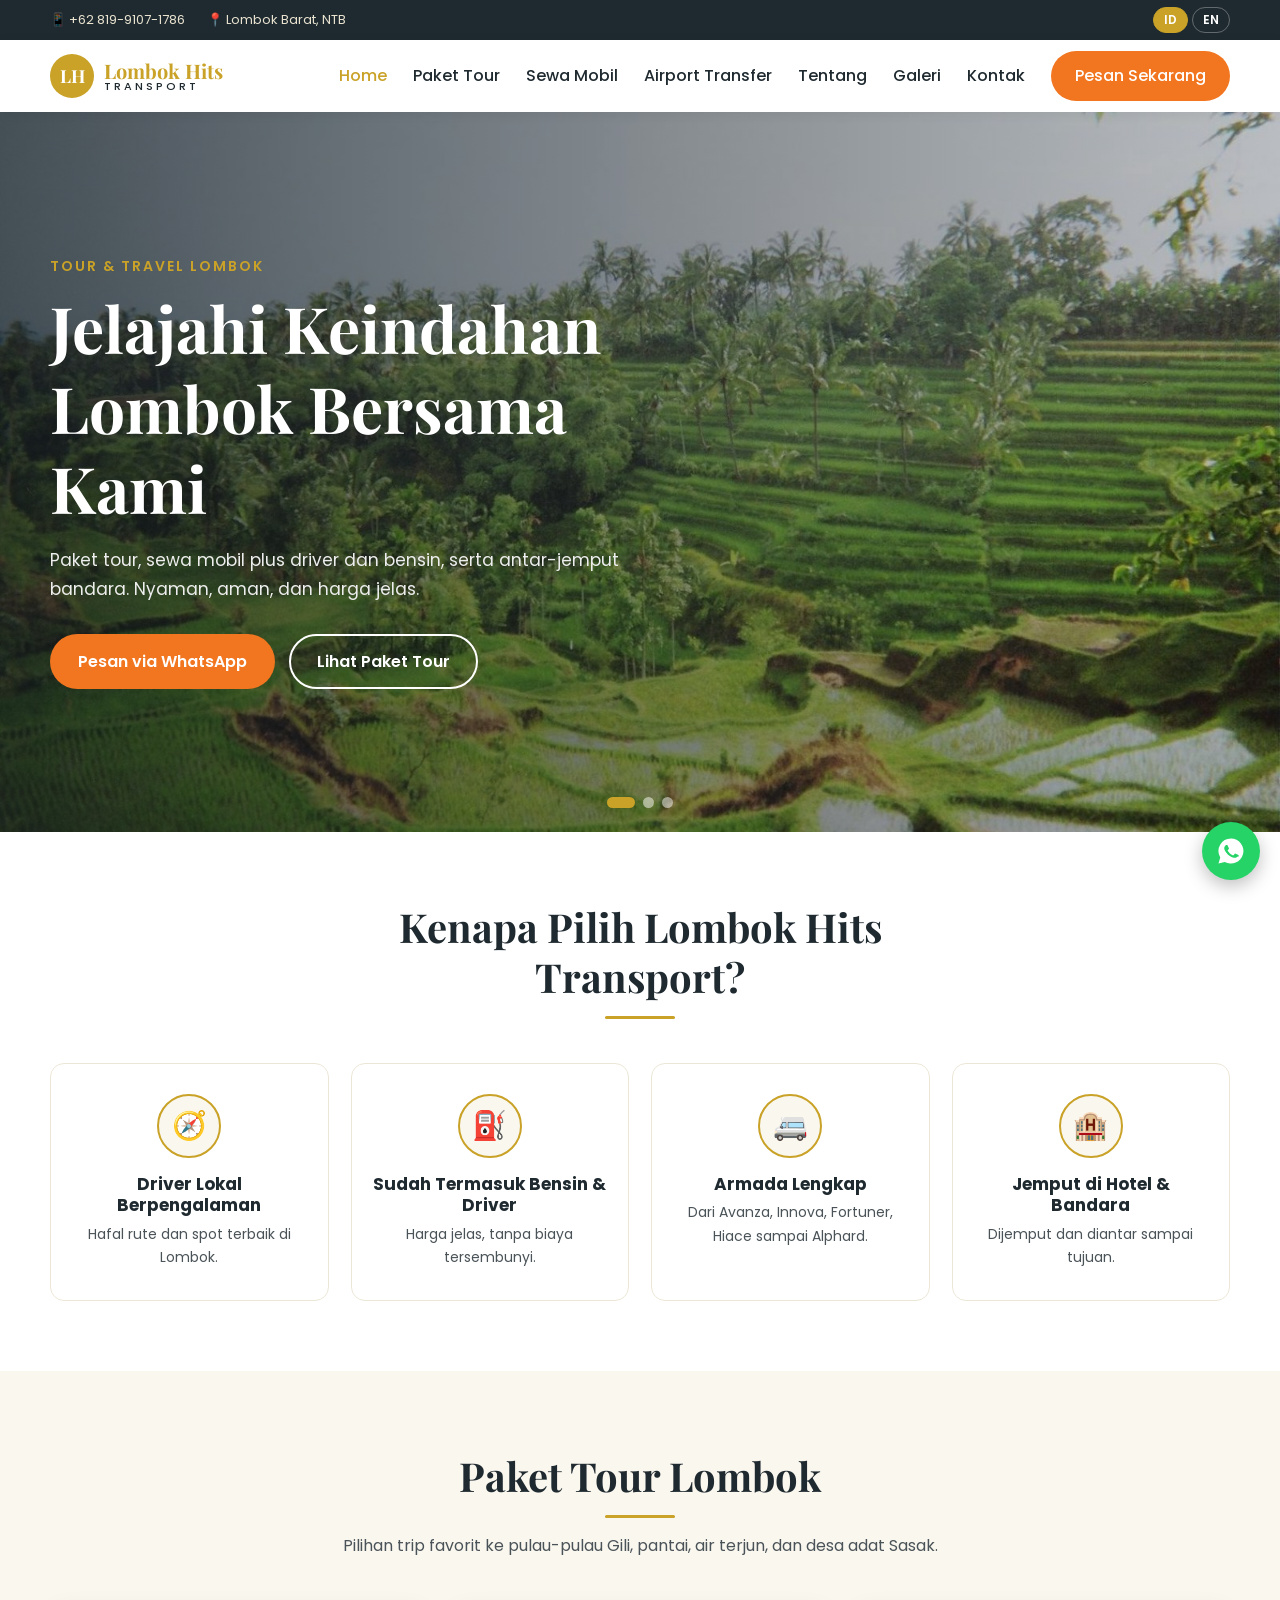
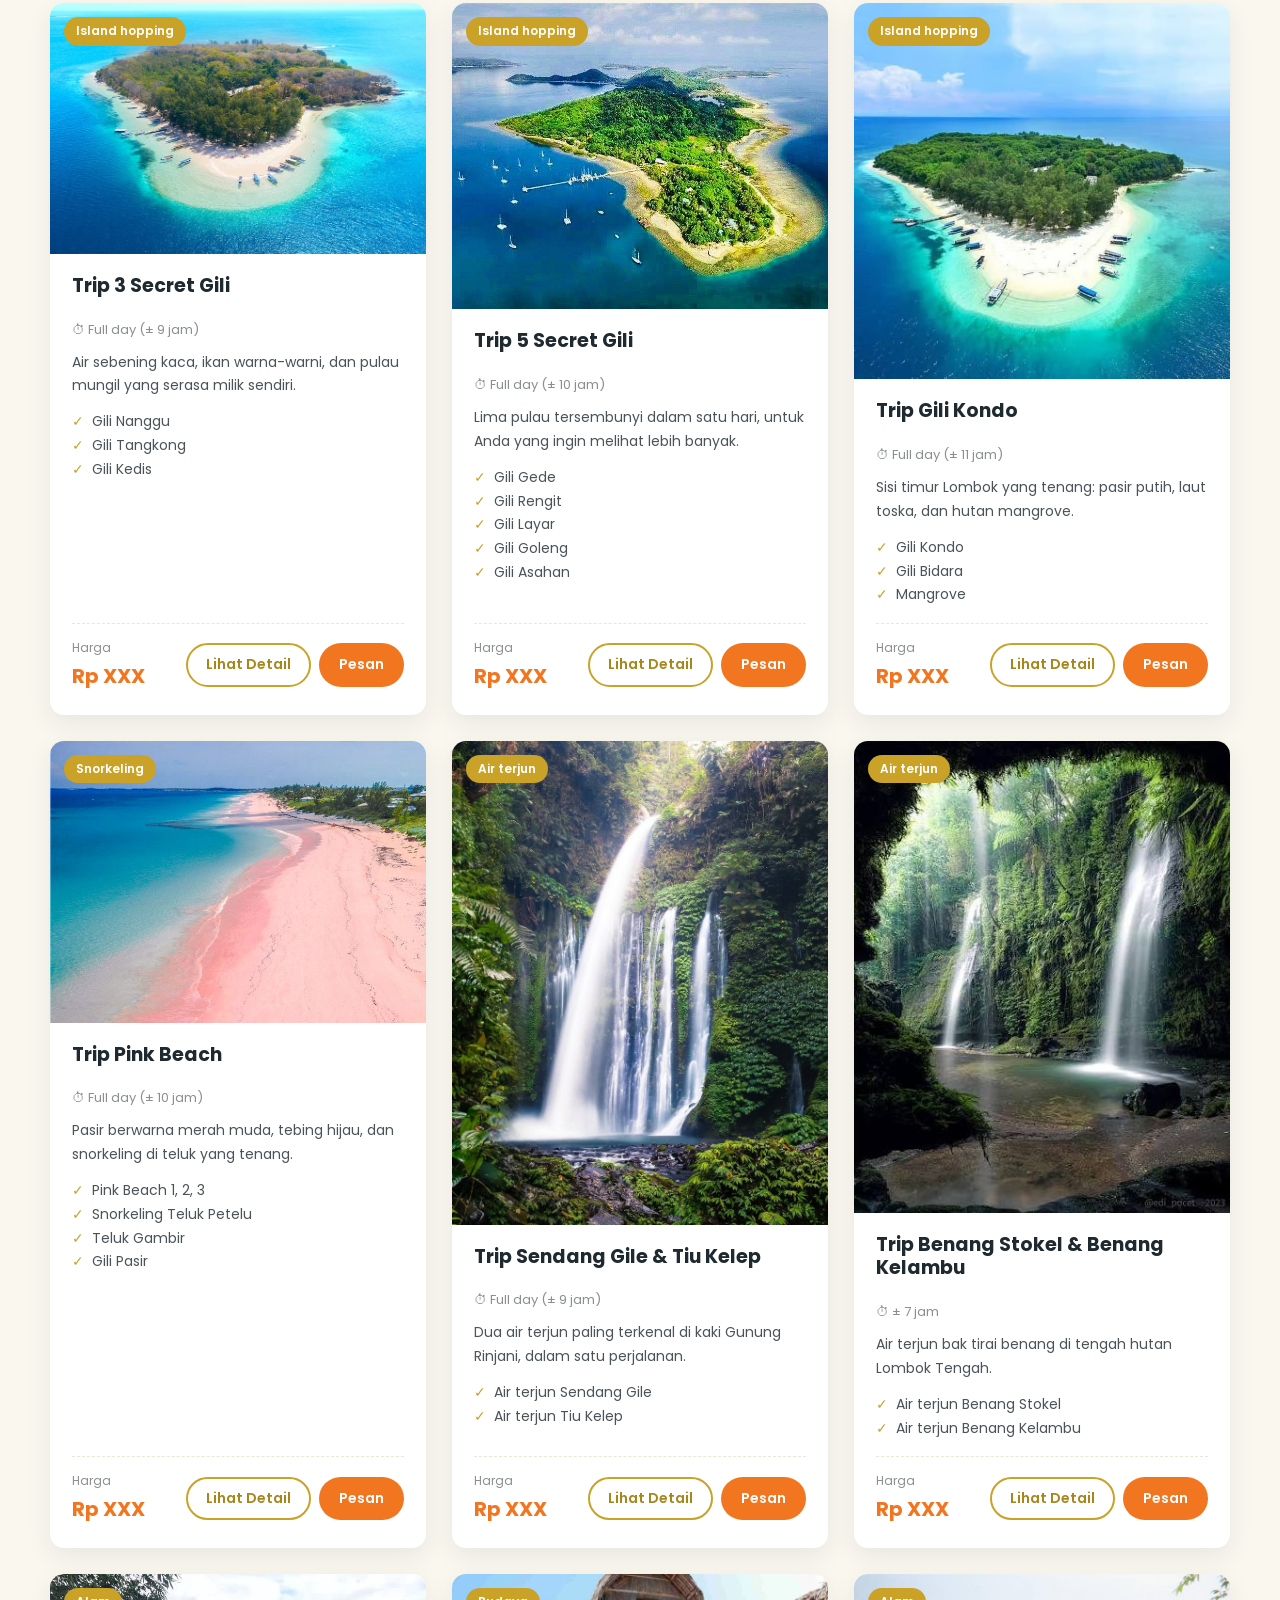
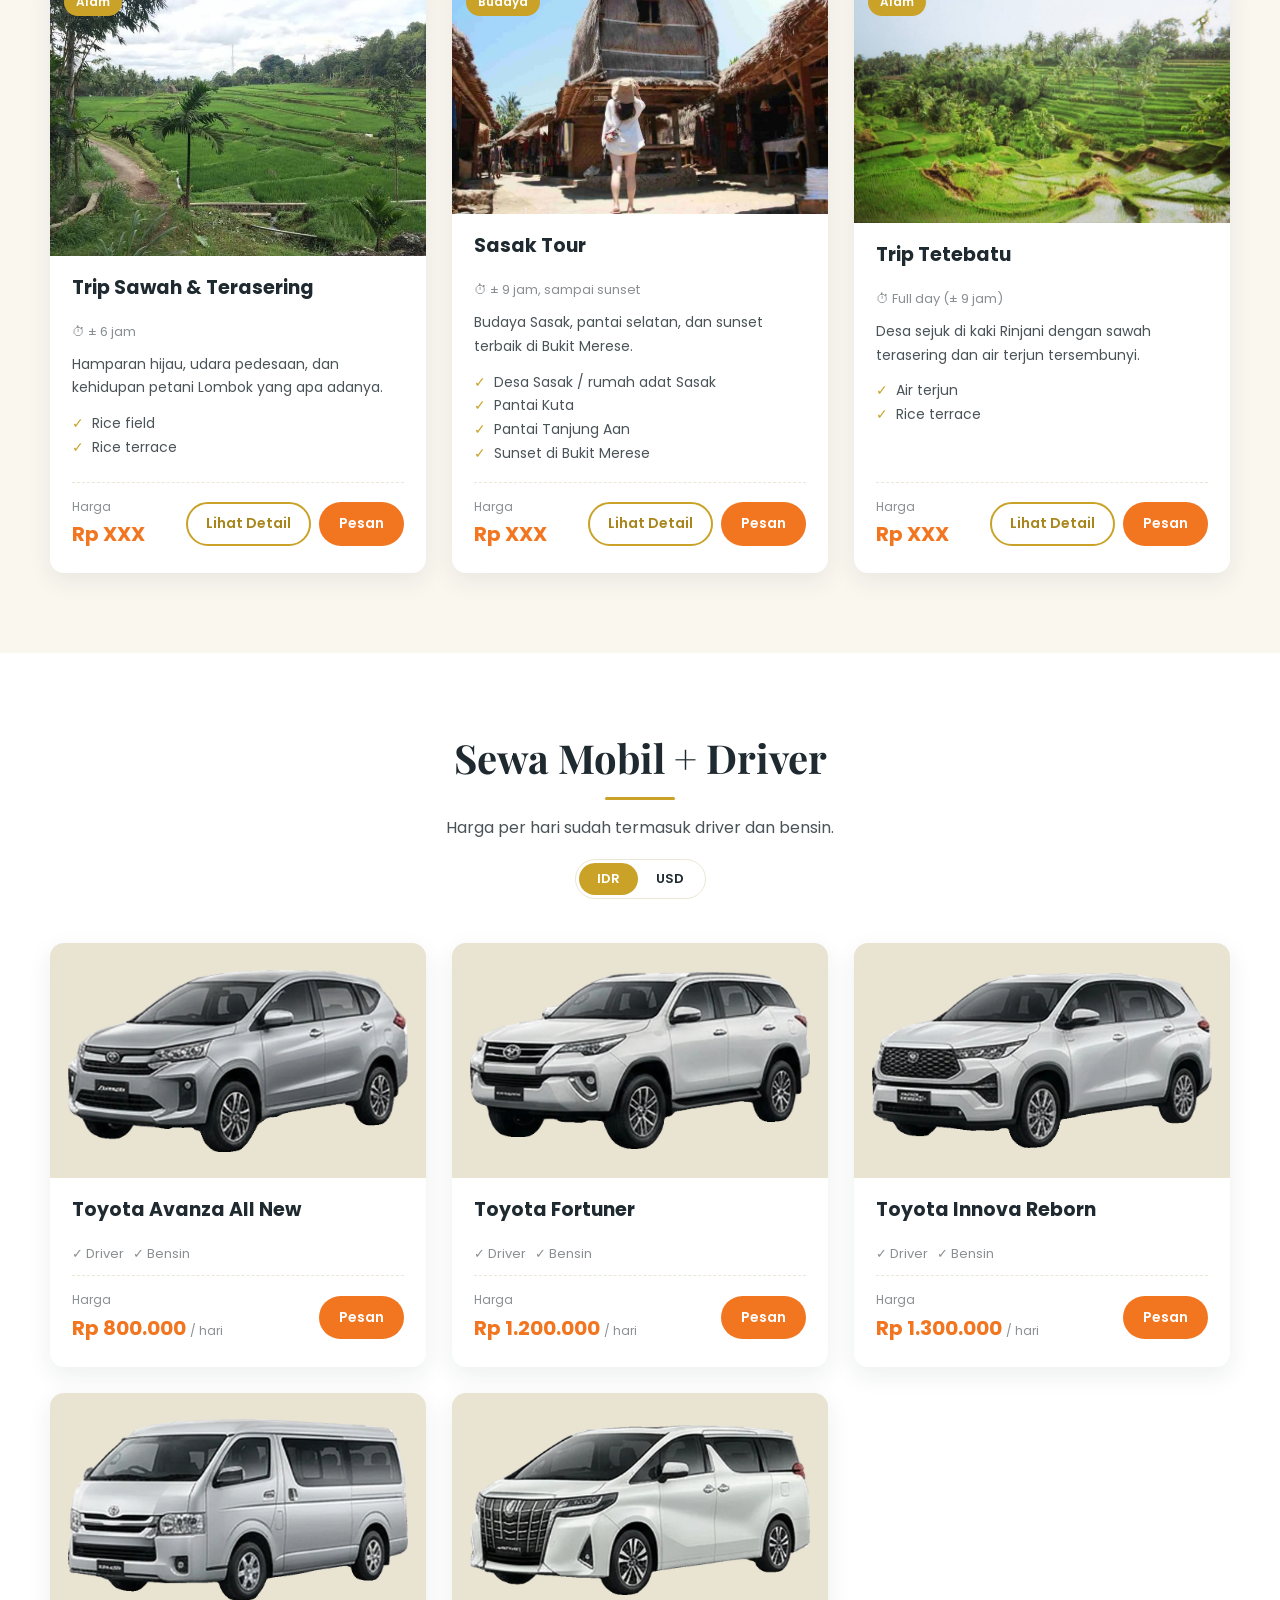
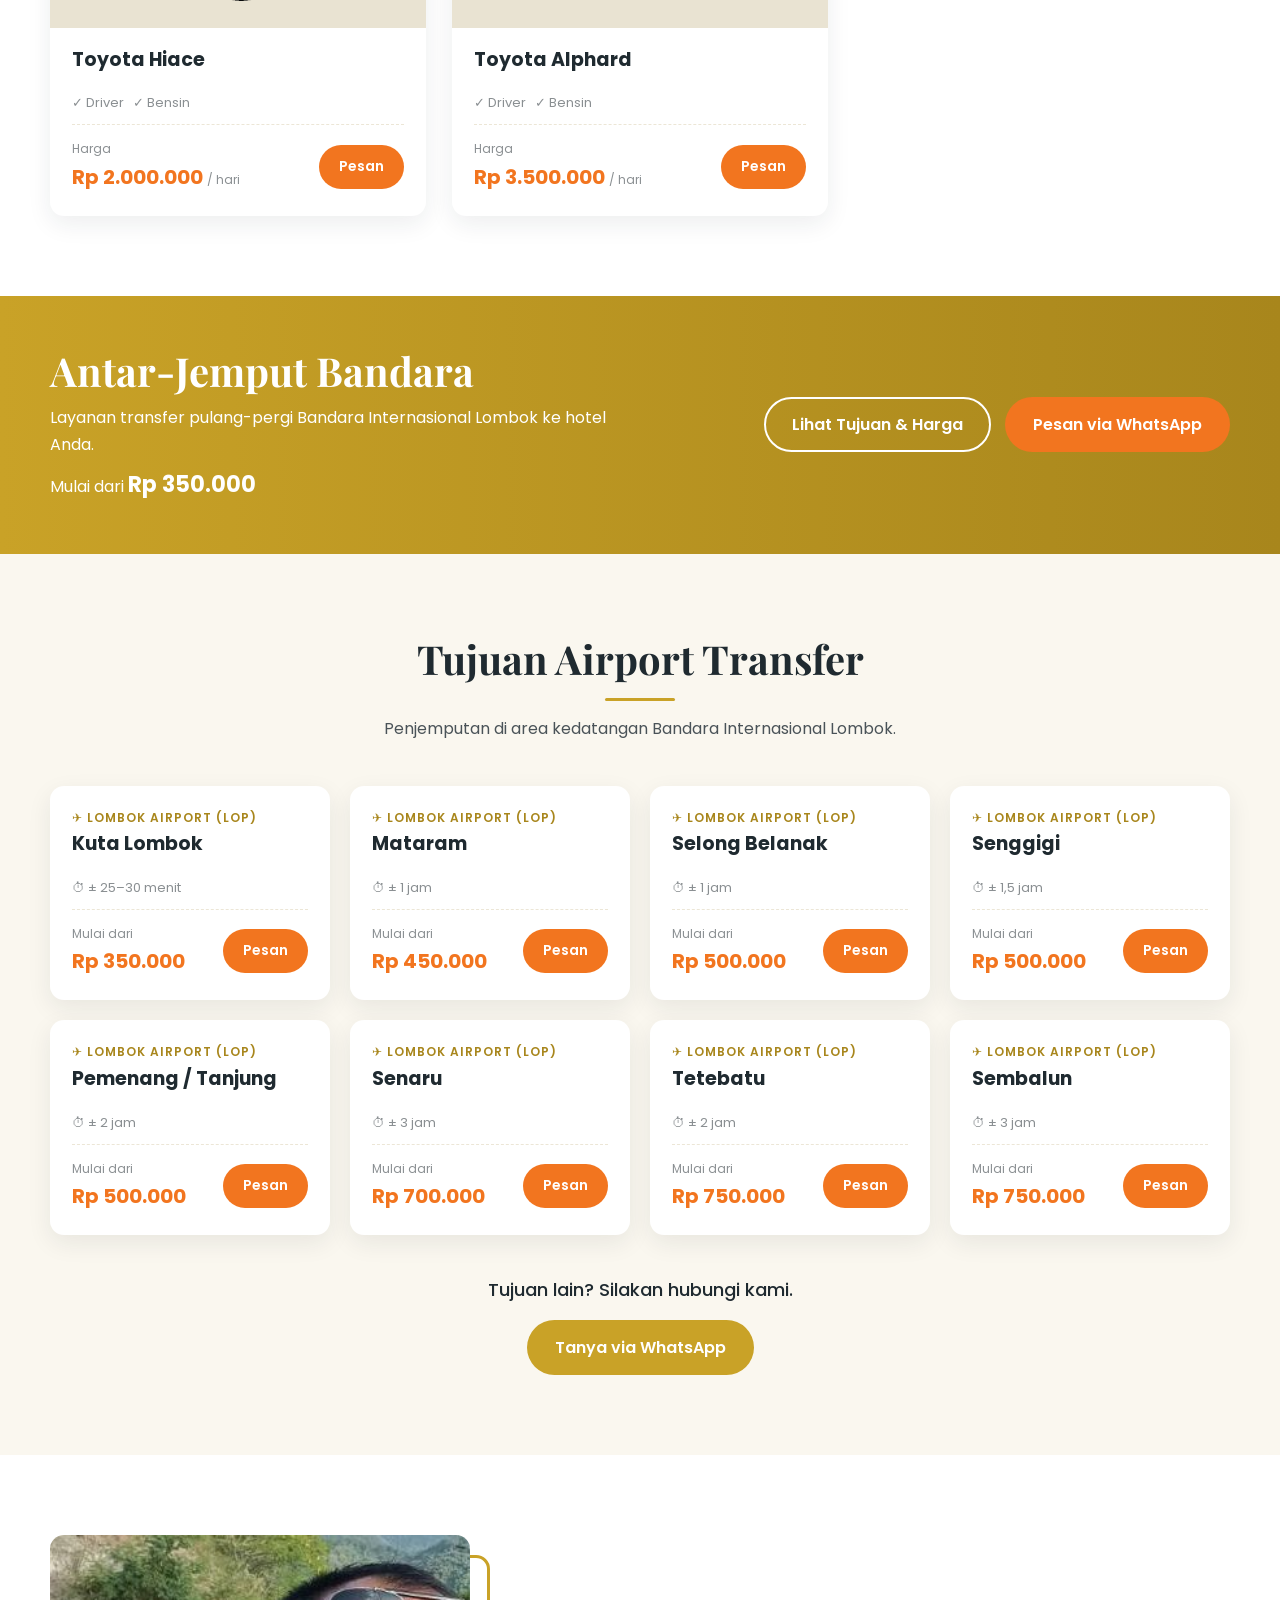
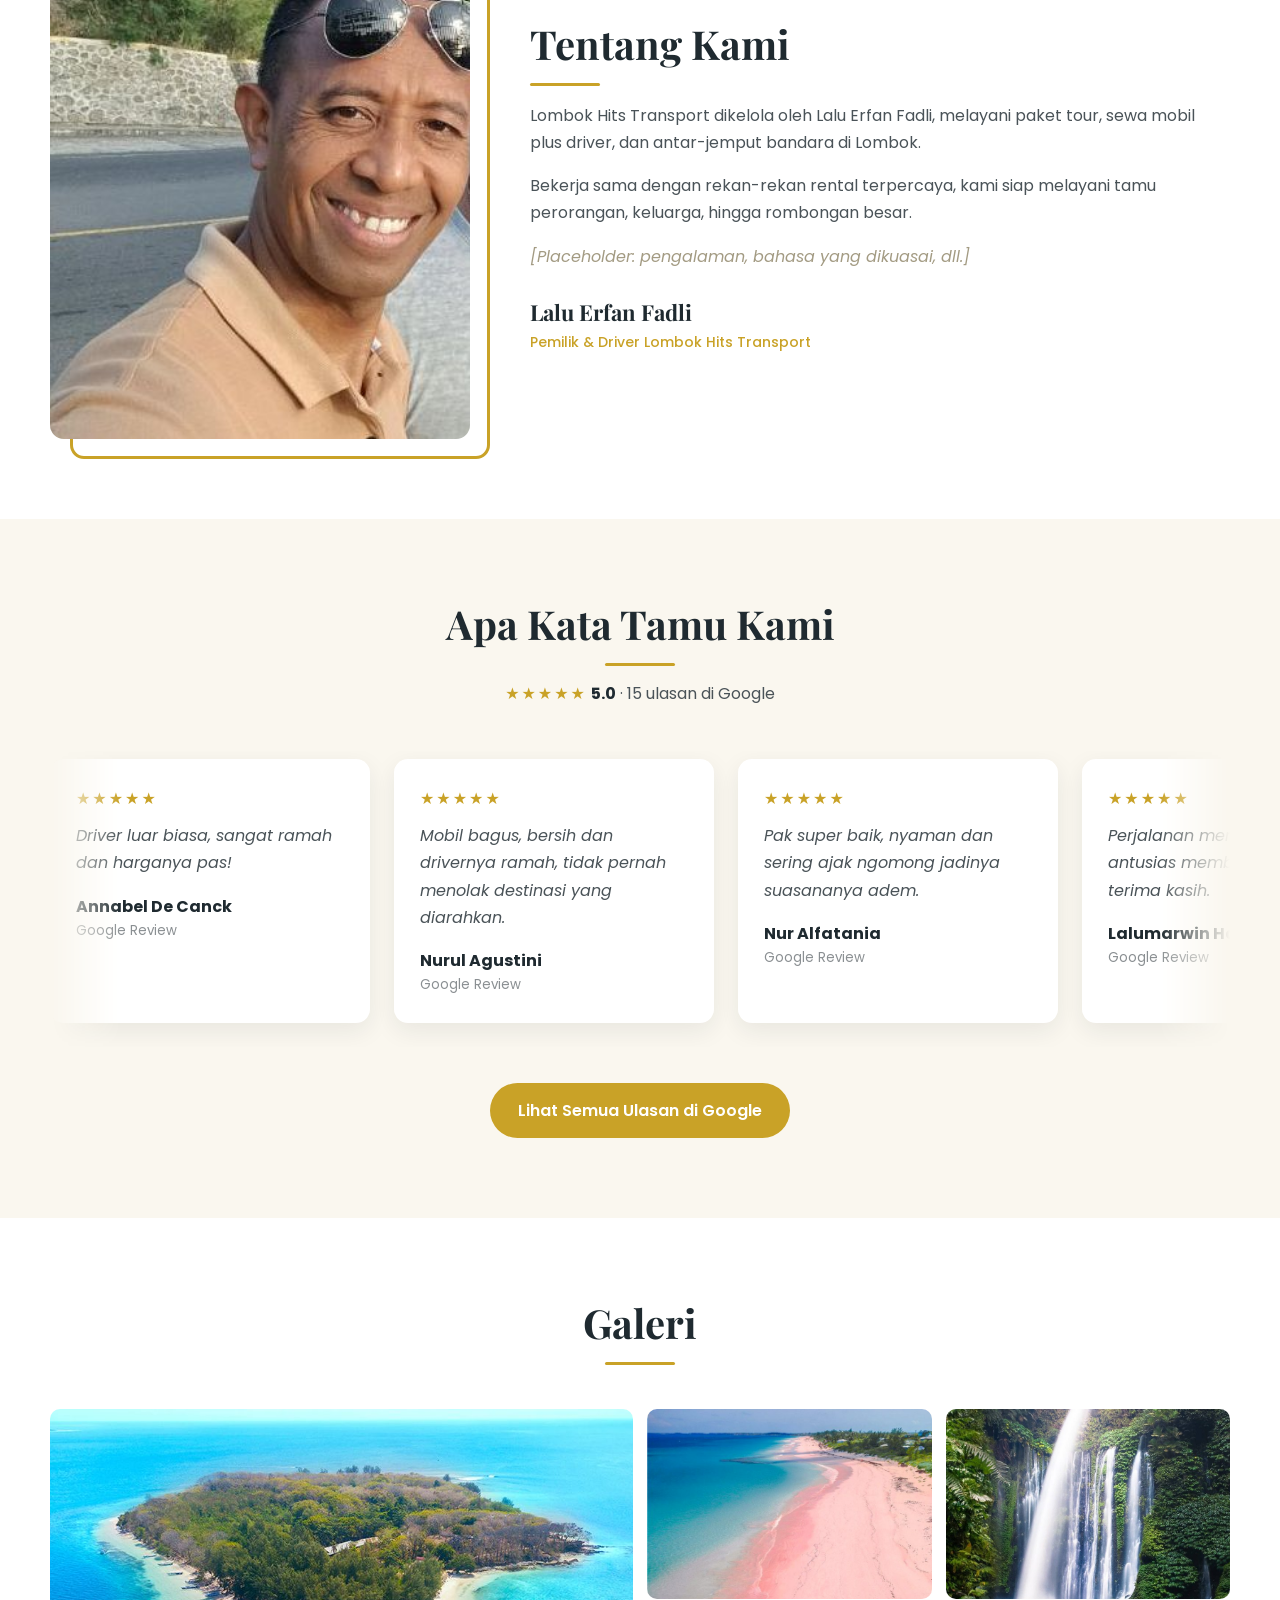
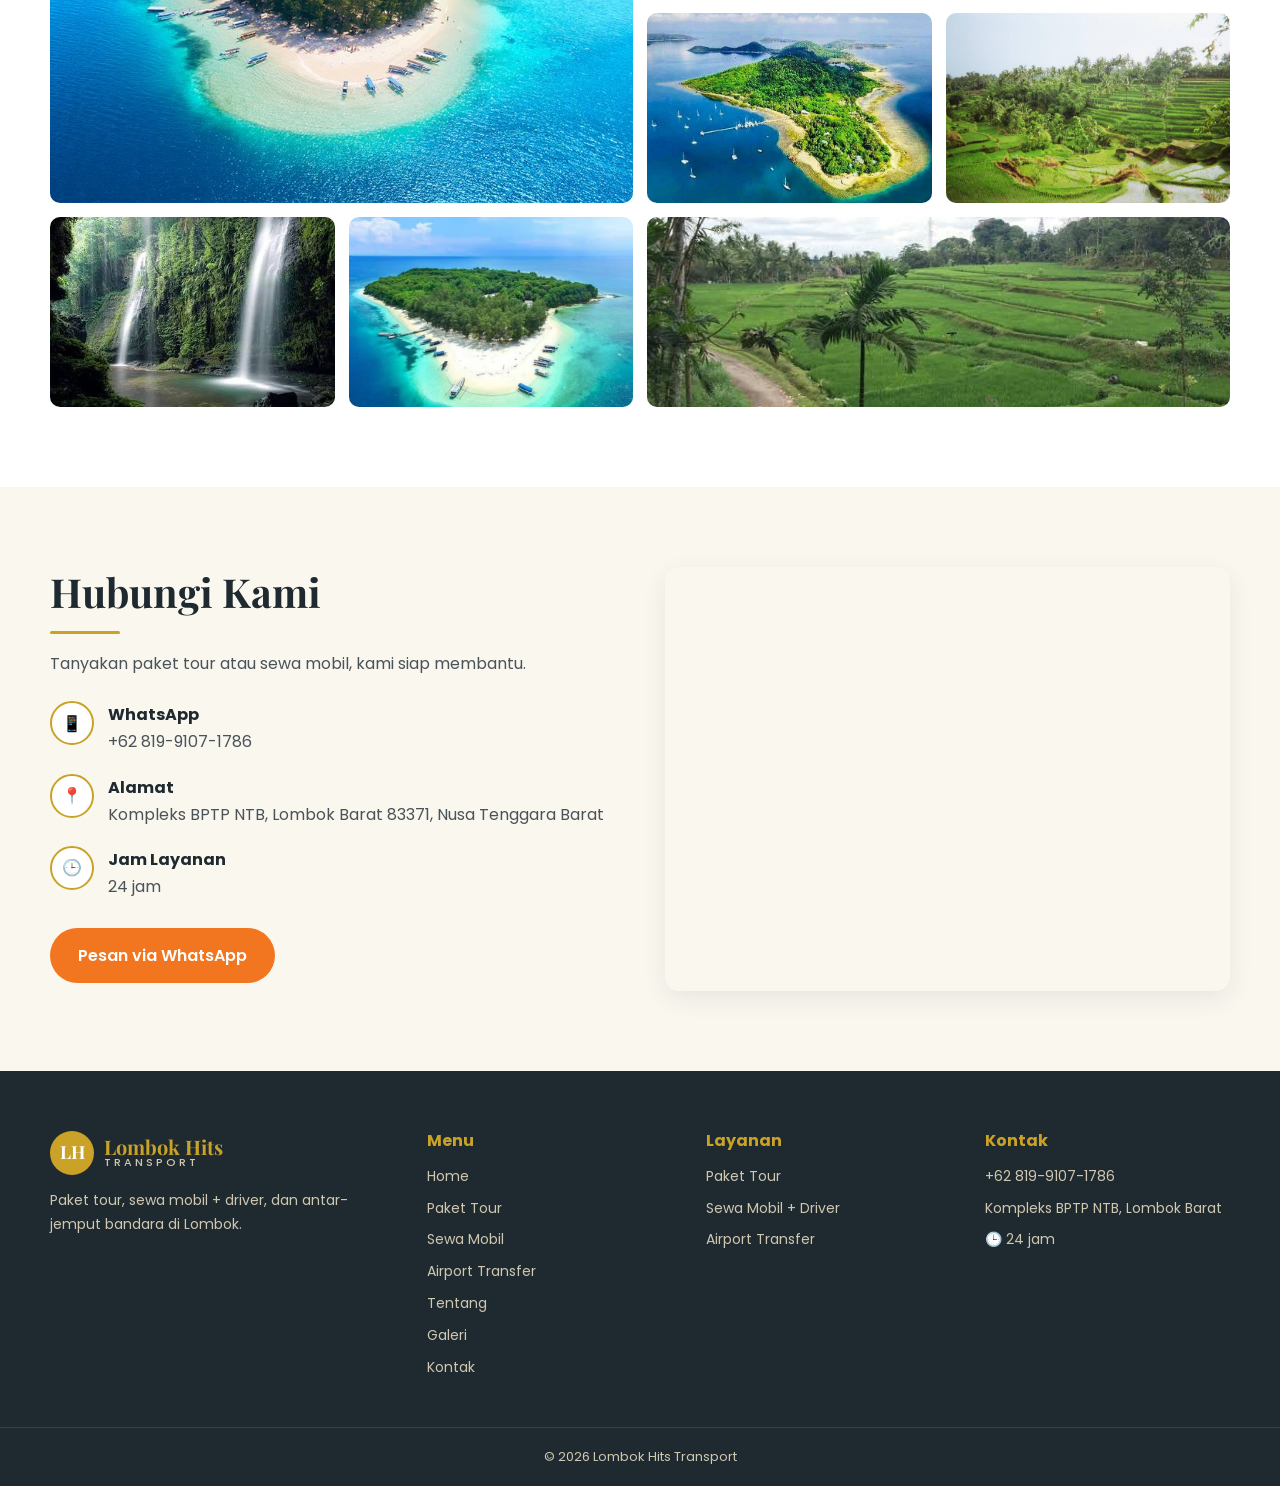
<file: index.html>
<!DOCTYPE html>
<html lang="id">
<head>
<meta charset="utf-8">
<meta name="viewport" content="width=device-width, initial-scale=1, viewport-fit=cover">
<title>Lombok Hits Transport | Tour & Sewa Mobil Lombok</title>
<meta name="description" content="Paket tour Lombok, sewa mobil + driver + bensin, dan airport transfer. Pink Beach, Gili, air terjun, Sasak tour.">
<link rel="preconnect" href="https://fonts.googleapis.com">
<link rel="preconnect" href="https://fonts.gstatic.com" crossorigin>
<link href="https://fonts.googleapis.com/css2?family=Playfair+Display:wght@600;700&family=Poppins:wght@400;500;600&display=swap" rel="stylesheet">
<link rel="stylesheet" href="css/style.css">
</head>
<body data-page="home">
<!-- Header & footer otomatis dari js/main.js (renderLayout) -->
<!-- Home = semua section dalam satu halaman; tiap section juga punya halaman sendiri -->

<main>
  <!-- HERO SLIDER -->
  <section id="home" class="hero">
    <div class="slides"></div>
    <div class="hero-overlay"></div>
    <div class="container hero-content">
      <p class="hero-sub" data-t="hero_sub"></p>
      <h1 data-t="hero_title"></h1>
      <p class="hero-desc" data-t="hero_desc"></p>
      <div class="hero-btns">
        <a href="#" class="btn btn-cta wa-link" data-msg="msg_general" data-t="btn_book_wa"></a>
        <a href="#tour" class="btn btn-outline-light" data-t="btn_see_tour"></a>
      </div>
    </div>
    <div class="dots"></div>
  </section>

  <!-- WHY US -->
  <section class="why">
    <div class="container">
      <div class="section-head">
        <h2 data-t="why_title"></h2>
        <div class="line"></div>
      </div>
      <div class="why-grid" id="why-list"></div>
    </div>
  </section>

  <!-- TOURS -->
  <section id="tour" class="section bg-soft">
    <div class="container">
      <div class="section-head">
        <h2 data-t="tour_title"></h2>
        <div class="line"></div>
        <p data-t="tour_desc"></p>
      </div>
      <div class="card-grid" id="tour-list"></div>
    </div>
  </section>

  <!-- FLEET -->
  <section id="armada" class="section">
    <div class="container">
      <div class="section-head">
        <h2 data-t="fleet_title"></h2>
        <div class="line"></div>
        <p data-t="fleet_desc"></p>
        <div class="cur" role="group" aria-label="Currency">
          <button type="button" data-cur="idr">IDR</button>
          <button type="button" data-cur="usd">USD</button>
        </div>
      </div>
      <div class="card-grid" id="fleet-list"></div>
    </div>
  </section>

  <!-- AIRPORT TRANSFER (ringkas, detail di airport.html) -->
  <section class="airport" id="airport">
    <div class="container airport-in">
      <div>
        <h2 data-t="air_title"></h2>
        <p data-t="air_desc"></p>
        <p class="air-price"><span data-t="price_start"></span> <strong id="air-min"></strong></p>
      </div>
      <div class="hero-btns">
        <a href="airport.html" class="btn btn-outline-light" data-t="air_all"></a>
        <a href="#" class="btn btn-cta wa-link" data-msg="msg_airport" data-t="btn_book_wa"></a>
      </div>
    </div>
  </section>

  <!-- AIRPORT ROUTES -->
  <section class="section bg-soft">
    <div class="container">
      <div class="section-head">
        <h2 data-t="air_routes"></h2>
        <div class="line"></div>
        <p data-t="air_pickup"></p>
      </div>
      <div class="card-grid route-grid" id="air-list"></div>
      <div class="air-other">
        <p data-t="air_other"></p>
        <a href="#" class="btn btn-gold wa-link" data-msg="msg_air_other" data-t="air_other_btn"></a>
      </div>
    </div>
  </section>

  <!-- ABOUT -->
  <section id="tentang" class="section">
    <div class="container about">
      <div class="about-img">
        <img src="img/driver.jpg" alt="Lalu Erfan Fadli">
      </div>
      <div class="about-text">
        <h2 data-t="about_title"></h2>
        <div class="line left"></div>
        <p data-t="about_p1"></p>
        <p data-t="about_p2"></p>
        <p class="placeholder-text" data-t="about_p3"></p>
        <div class="about-name">Lalu Erfan Fadli<small data-t="about_role"></small></div>
      </div>
    </div>
  </section>

  <!-- TESTIMONIALS -->
  <section class="section bg-soft">
    <div class="container">
      <div class="section-head">
        <h2 data-t="testi_title"></h2>
        <div class="line"></div>
        <p class="testi-score"><span class="stars">★★★★★</span> <b>5.0</b> · <span data-t="testi_count"></span></p>
      </div>
      <div class="testi-marquee"><div class="testi-track" id="testi-list"></div></div>
      <div class="testi-cta"><a href="#" id="testi-more" class="btn btn-gold" target="_blank" rel="noopener" data-t="testi_more"></a></div>
    </div>
  </section>

  <!-- GALLERY -->
  <section id="galeri" class="section">
    <div class="container">
      <div class="section-head">
        <h2 data-t="gallery_title"></h2>
        <div class="line"></div>
      </div>
      <div class="gallery" id="gallery-list"></div>
    </div>
  </section>

  <!-- CONTACT -->
  <section id="kontak" class="section bg-soft">
    <div class="container contact">
      <div>
        <h2 data-t="contact_title"></h2>
        <div class="line left"></div>
        <p data-t="contact_desc"></p>
        <ul class="contact-list">
          <li><span>📱</span><div><b>WhatsApp</b><a class="wa-link" data-msg="msg_general" href="#">+62 819-9107-1786</a></div></li>
          <li><span>📍</span><div><b data-t="contact_addr"></b>Kompleks BPTP NTB, Lombok Barat 83371, Nusa Tenggara Barat</div></li>
          <li><span>🕒</span><div><b data-t="contact_hours"></b><span data-t="contact_hours_v"></span></div></li>
        </ul>
        <a href="#" class="btn btn-cta wa-link" data-msg="msg_general" data-t="btn_book_wa"></a>
      </div>
      <div class="map">
        <iframe title="Lokasi Lombok Hits Transport" loading="lazy" src="https://maps.google.com/maps?q=-8.59650356,116.21942883&z=15&output=embed"></iframe>
      </div>
    </div>
  </section>
</main>

<script src="js/data.js"></script>
<script src="js/main.js"></script>
</body>
</html>
</file>
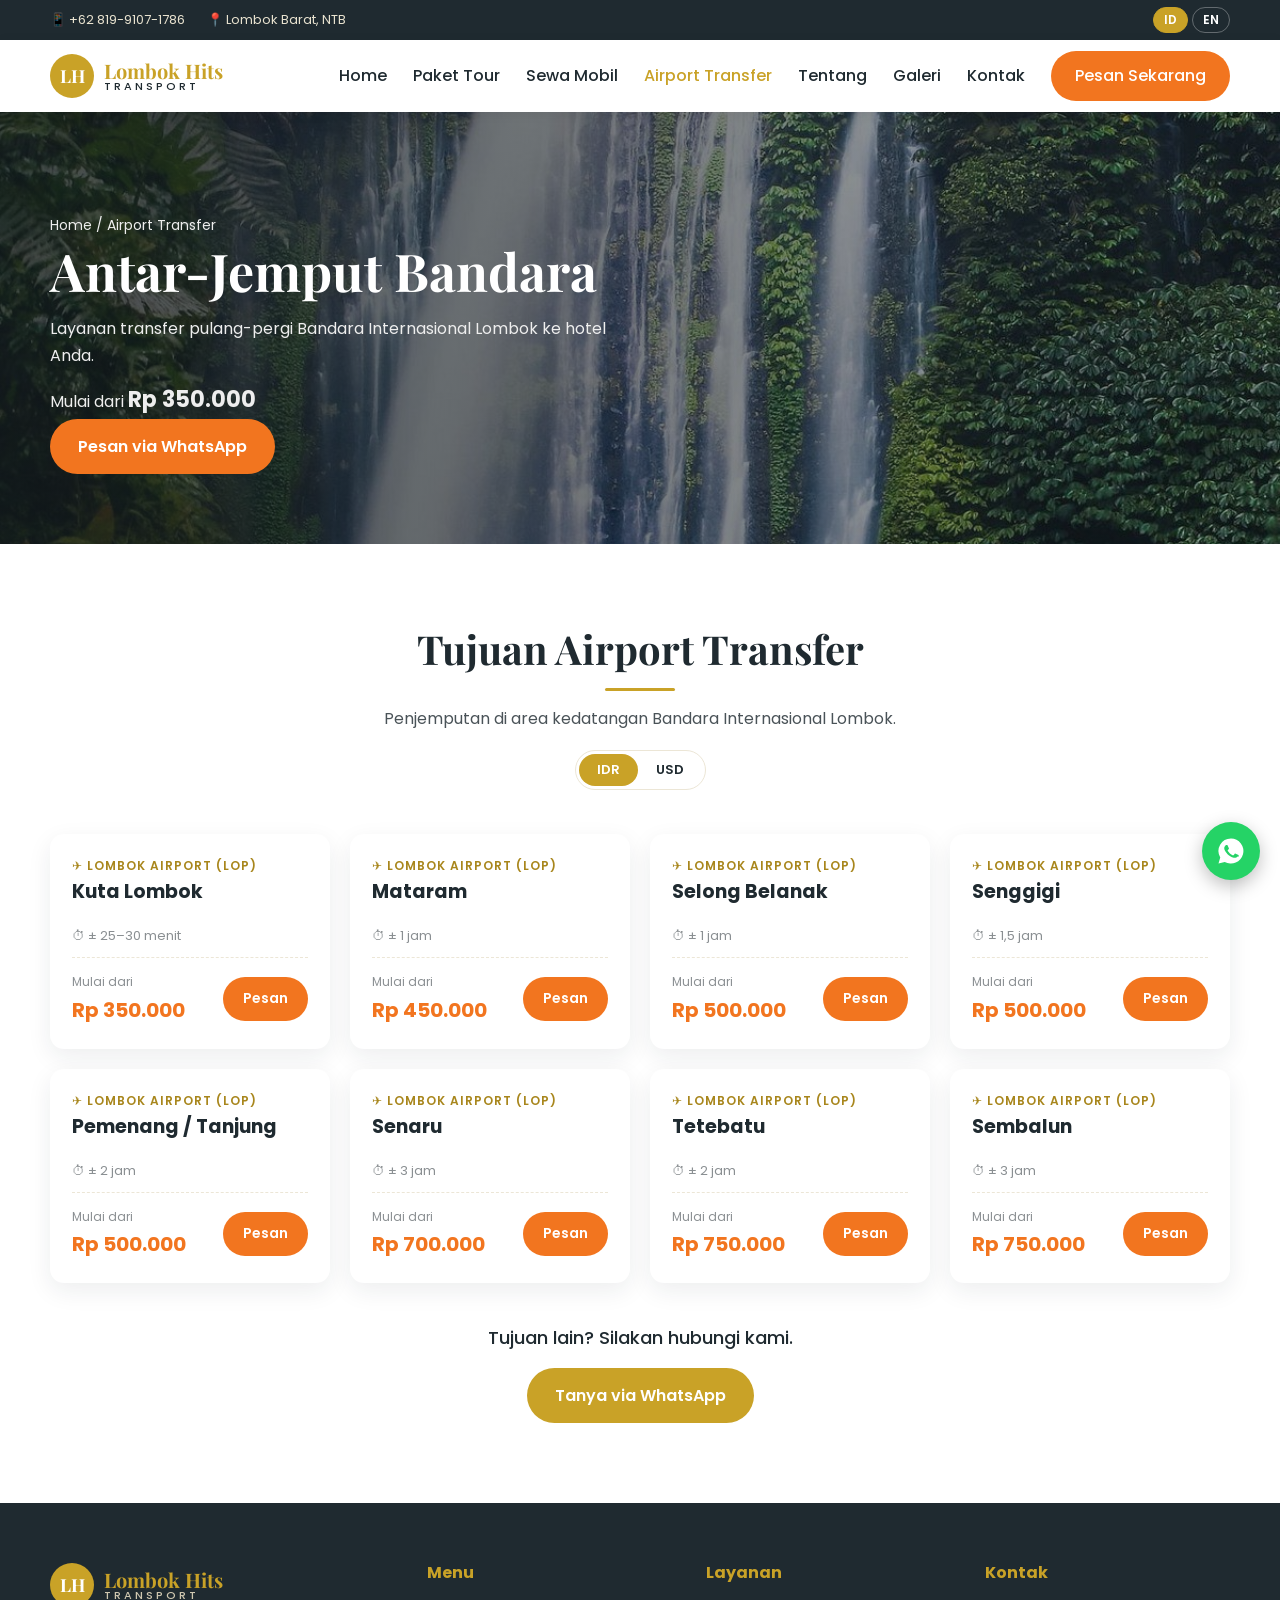
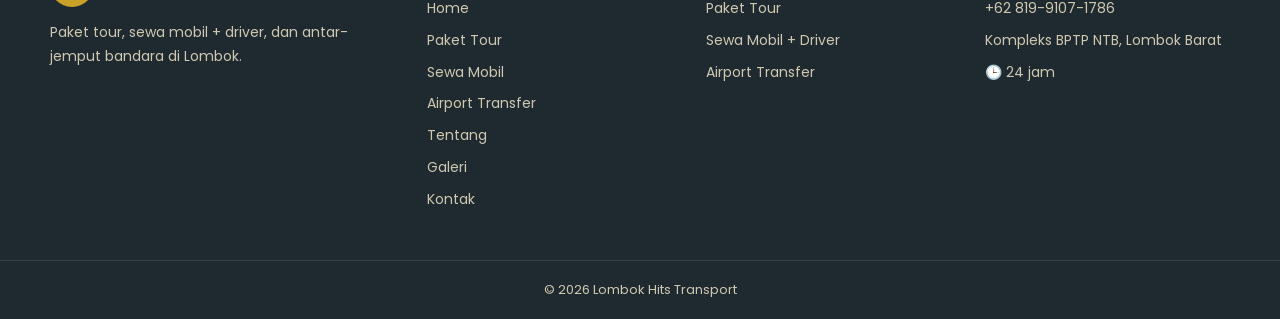
<file: airport.html>
<!DOCTYPE html>
<html lang="id">
<head>
<meta charset="utf-8">
<meta name="viewport" content="width=device-width, initial-scale=1, viewport-fit=cover">
<title>Airport Transfer Lombok | Lombok Hits Transport</title>
<meta name="description" content="Antar-jemput privat dari Bandara Internasional Lombok ke Kuta, Mataram, Senggigi, Selong Belanak, Senaru, Sembalun, Tetebatu dan lainnya. Mulai Rp 350.000.">
<link rel="preconnect" href="https://fonts.googleapis.com">
<link rel="preconnect" href="https://fonts.gstatic.com" crossorigin>
<link href="https://fonts.googleapis.com/css2?family=Playfair+Display:wght@600;700&family=Poppins:wght@400;500;600&display=swap" rel="stylesheet">
<link rel="stylesheet" href="css/style.css">
</head>
<body data-page="airport">
<!-- Header & footer otomatis dari js/main.js (renderLayout). Rute & harga dari js/data.js (AIRPORT) -->

<main>
  <section class="page-banner" style="background-image:url('img/hero/hero-3.jpg')">
    <div class="container">
      <p class="crumb"><a href="index.html" data-t="nav_home"></a> / <span data-t="nav_airport"></span></p>
      <h1 data-t="air_title"></h1>
      <p data-t="air_desc"></p>
      <p class="air-price"><span data-t="price_start"></span> <strong id="air-min"></strong></p>
      <div class="hero-btns"><a href="#" class="btn btn-cta wa-link" data-msg="msg_airport" data-t="btn_book_wa"></a></div>
    </div>
  </section>

  <!-- AIRPORT ROUTES -->
  <section class="section">
    <div class="container">
      <div class="section-head">
        <h2 data-t="air_routes"></h2>
        <div class="line"></div>
        <p data-t="air_pickup"></p>
        <div class="cur" role="group" aria-label="Currency">
          <button type="button" data-cur="idr">IDR</button>
          <button type="button" data-cur="usd">USD</button>
        </div>
      </div>
      <div class="card-grid route-grid" id="air-list"></div>
      <div class="air-other">
        <p data-t="air_other"></p>
        <a href="#" class="btn btn-gold wa-link" data-msg="msg_air_other" data-t="air_other_btn"></a>
      </div>
    </div>
  </section>
</main>

<script src="js/data.js"></script>
<script src="js/main.js"></script>
</body>
</html>
</file>
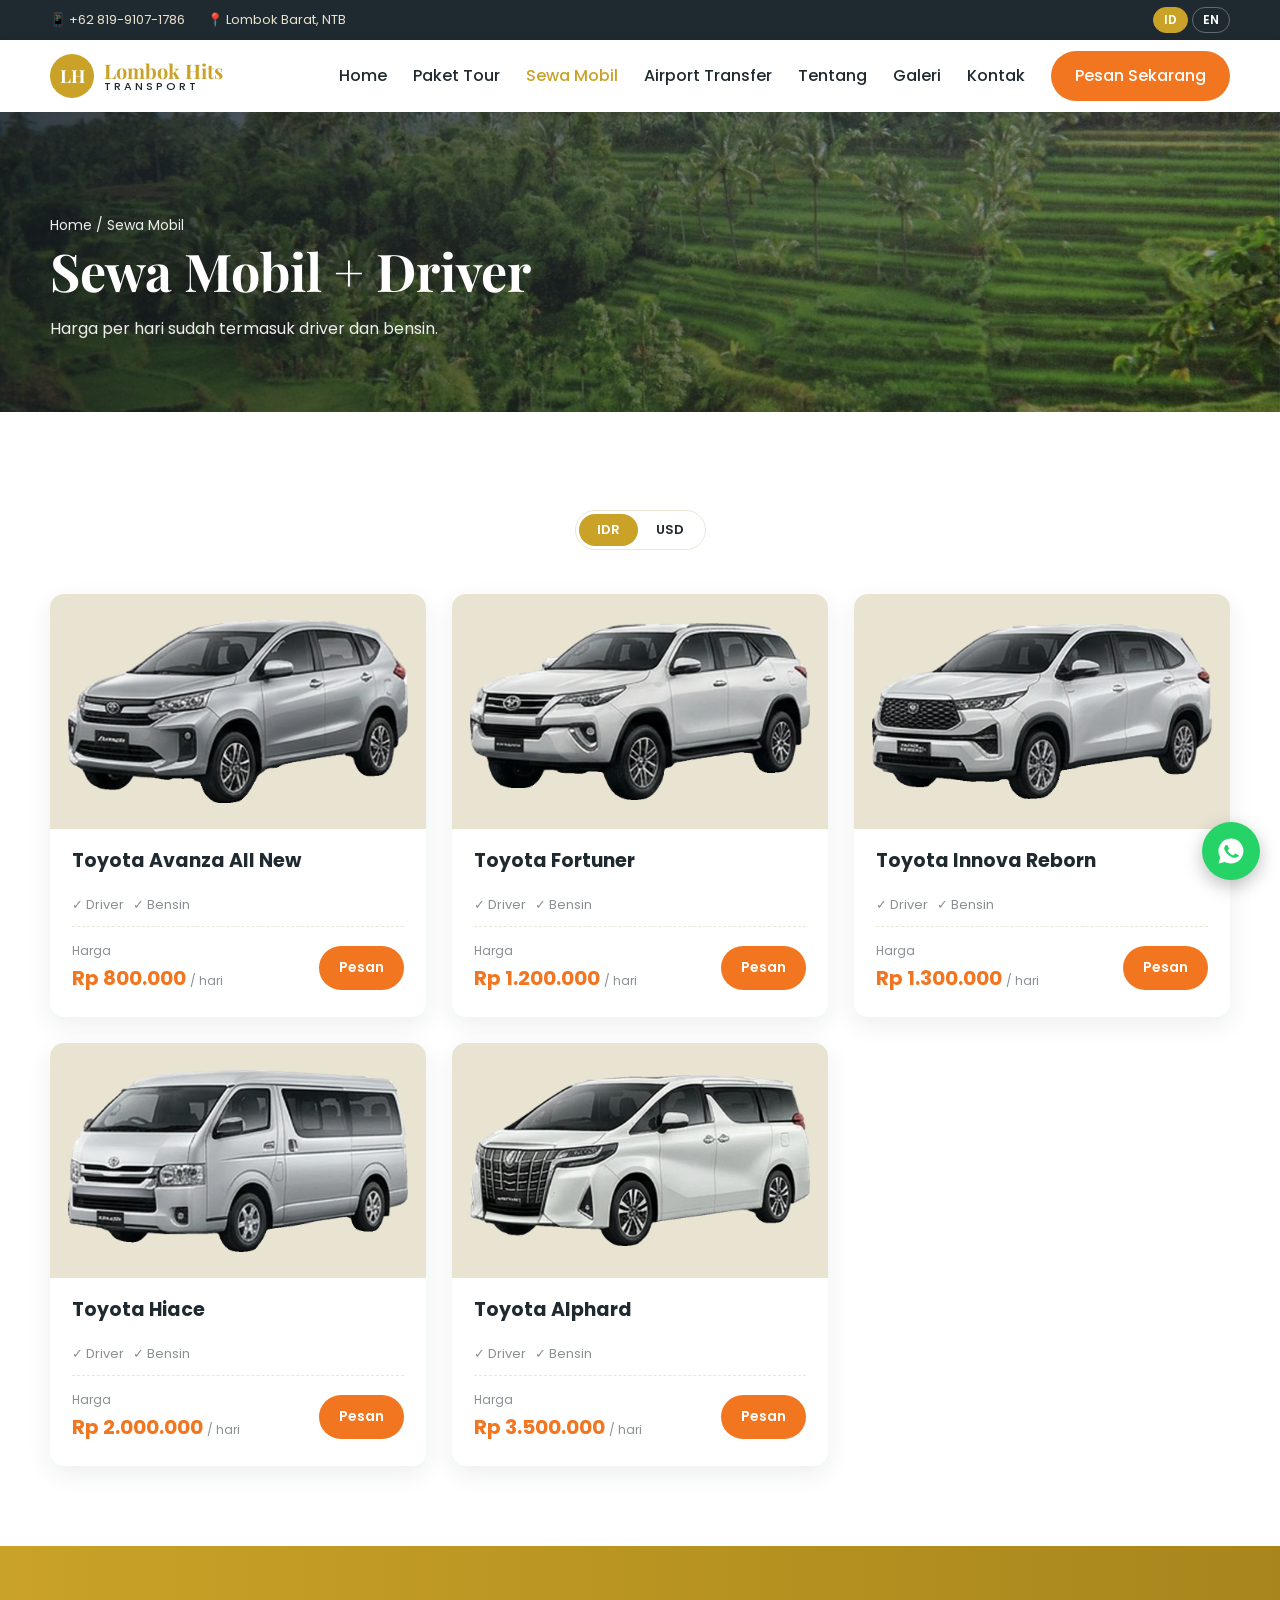
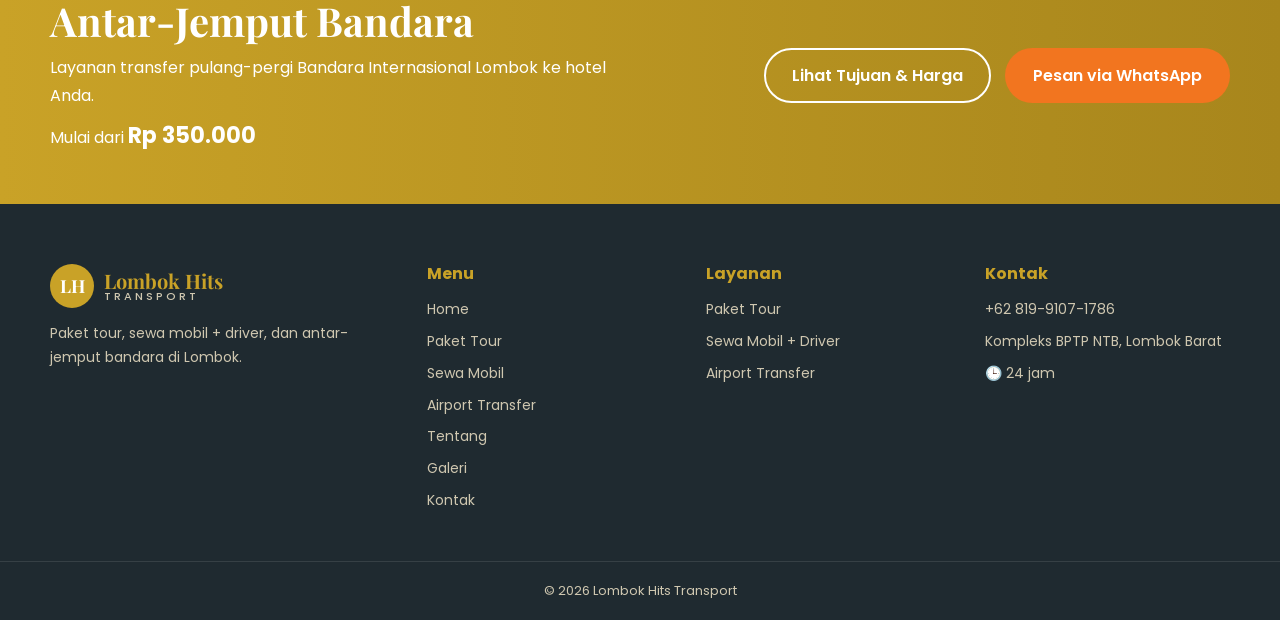
<file: armada.html>
<!DOCTYPE html>
<html lang="id">
<head>
<meta charset="utf-8">
<meta name="viewport" content="width=device-width, initial-scale=1, viewport-fit=cover">
<title>Sewa Mobil + Driver Lombok | Lombok Hits Transport</title>
<meta name="description" content="Sewa mobil di Lombok sudah termasuk driver dan bensin: Avanza, Fortuner, Innova, Hiace, Alphard. Juga antar-jemput bandara.">
<link rel="preconnect" href="https://fonts.googleapis.com">
<link rel="preconnect" href="https://fonts.gstatic.com" crossorigin>
<link href="https://fonts.googleapis.com/css2?family=Playfair+Display:wght@600;700&family=Poppins:wght@400;500;600&display=swap" rel="stylesheet">
<link rel="stylesheet" href="css/style.css">
</head>
<body data-page="armada">
<!-- Header & footer otomatis dari js/main.js (renderLayout) -->

<main>
  <section class="page-banner" style="background-image:url('img/hero/hero-1.jpg')">
    <div class="container">
      <p class="crumb"><a href="index.html" data-t="nav_home"></a> / <span data-t="nav_fleet"></span></p>
      <h1 data-t="fleet_title"></h1>
      <p data-t="fleet_desc"></p>
    </div>
  </section>

  <!-- FLEET -->
  <section class="section">
    <div class="container">
      <div class="section-head">
        <div class="cur" role="group" aria-label="Currency">
          <button type="button" data-cur="idr">IDR</button>
          <button type="button" data-cur="usd">USD</button>
        </div>
      </div>
      <div class="card-grid" id="fleet-list"></div>
    </div>
  </section>

  <!-- AIRPORT TRANSFER (ringkas, detail di airport.html) -->
  <section class="airport">
    <div class="container airport-in">
      <div>
        <h2 data-t="air_title"></h2>
        <p data-t="air_desc"></p>
        <p class="air-price"><span data-t="price_start"></span> <strong id="air-min"></strong></p>
      </div>
      <div class="hero-btns">
        <a href="airport.html" class="btn btn-outline-light" data-t="air_all"></a>
        <a href="#" class="btn btn-cta wa-link" data-msg="msg_airport" data-t="btn_book_wa"></a>
      </div>
    </div>
  </section>
</main>

<script src="js/data.js"></script>
<script src="js/main.js"></script>
</body>
</html>
</file>
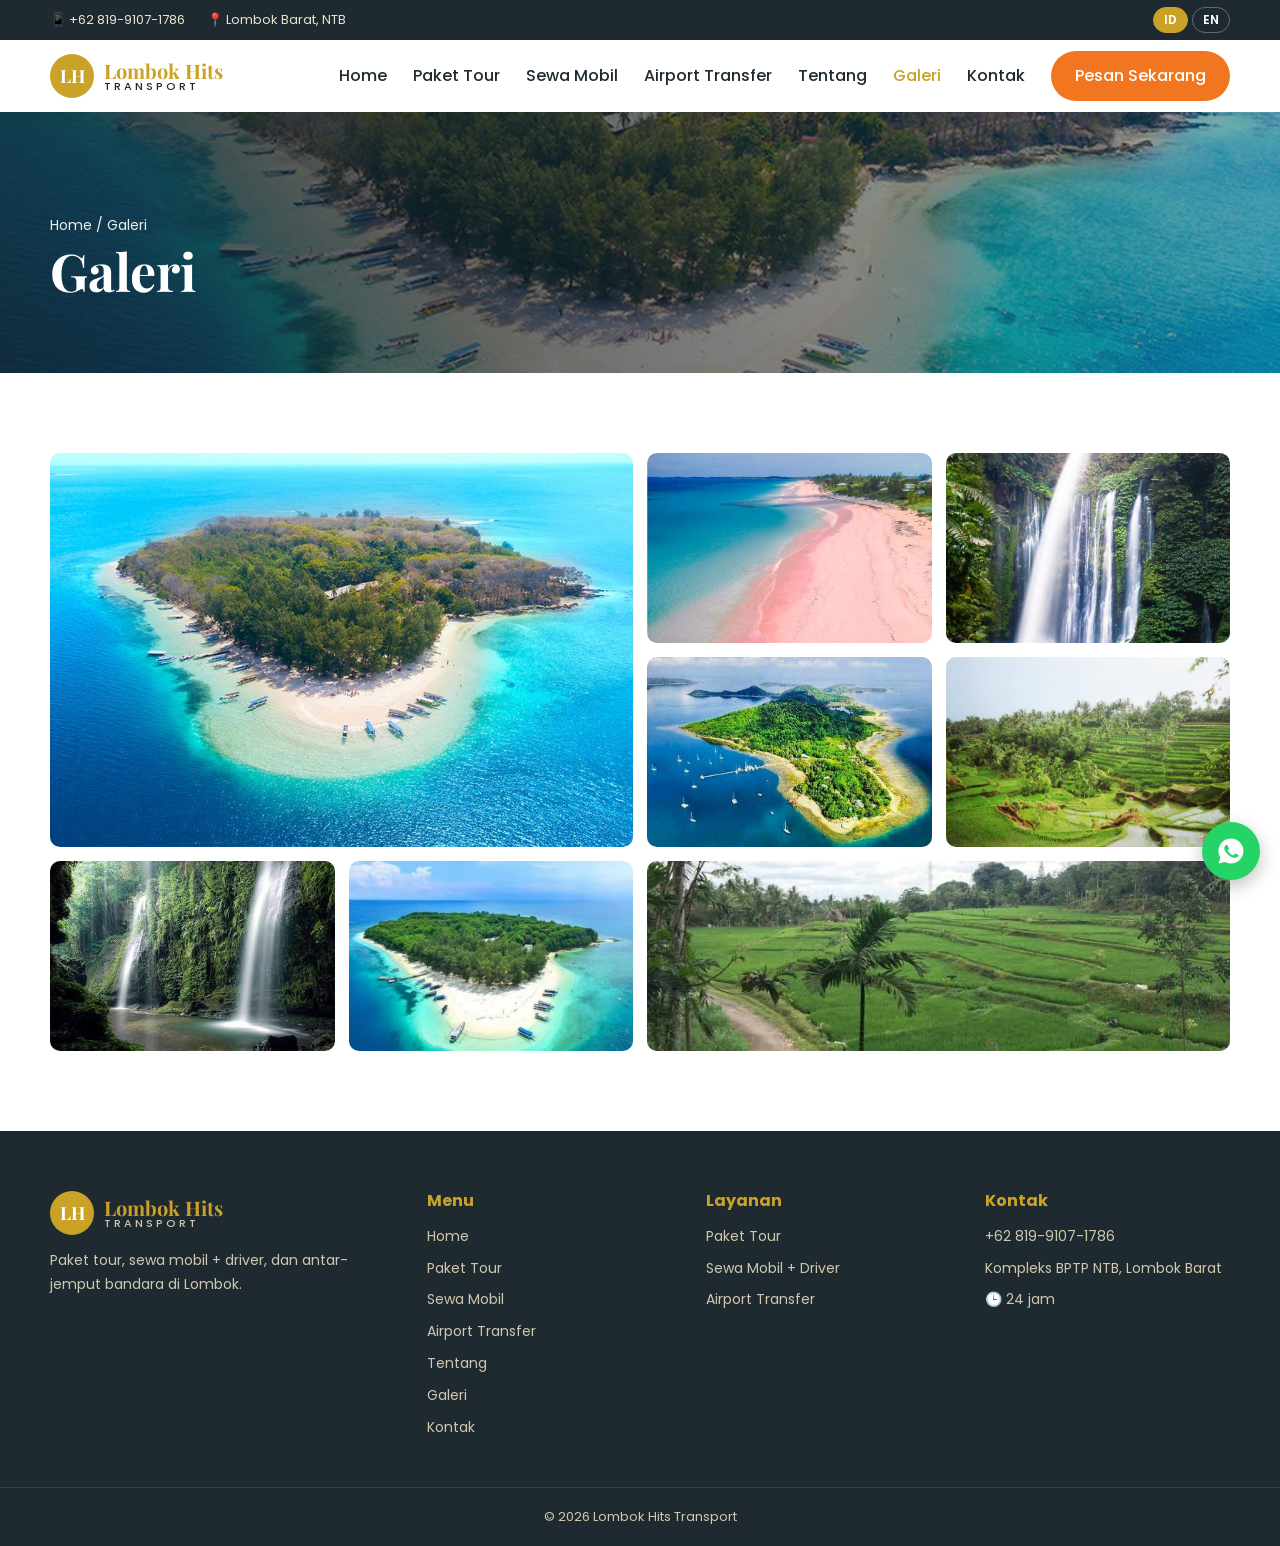
<file: galeri.html>
<!DOCTYPE html>
<html lang="id">
<head>
<meta charset="utf-8">
<meta name="viewport" content="width=device-width, initial-scale=1, viewport-fit=cover">
<title>Galeri | Lombok Hits Transport</title>
<meta name="description" content="Foto destinasi tour Lombok bersama Lombok Hits Transport: Gili Nanggu, Pink Beach, Sendang Gile, Tetebatu dan lainnya.">
<link rel="preconnect" href="https://fonts.googleapis.com">
<link rel="preconnect" href="https://fonts.gstatic.com" crossorigin>
<link href="https://fonts.googleapis.com/css2?family=Playfair+Display:wght@600;700&family=Poppins:wght@400;500;600&display=swap" rel="stylesheet">
<link rel="stylesheet" href="css/style.css">
</head>
<body data-page="galeri">
<!-- Header & footer otomatis dari js/main.js (renderLayout) -->

<main>
  <section class="page-banner" style="background-image:url('img/hero/hero-2.jpg')">
    <div class="container">
      <p class="crumb"><a href="index.html" data-t="nav_home"></a> / <span data-t="nav_gallery"></span></p>
      <h1 data-t="gallery_title"></h1>
    </div>
  </section>

  <!-- GALLERY -->
  <section class="section">
    <div class="container">
      <div class="gallery" id="gallery-list"></div>
    </div>
  </section>
</main>

<script src="js/data.js"></script>
<script src="js/main.js"></script>
</body>
</html>
</file>
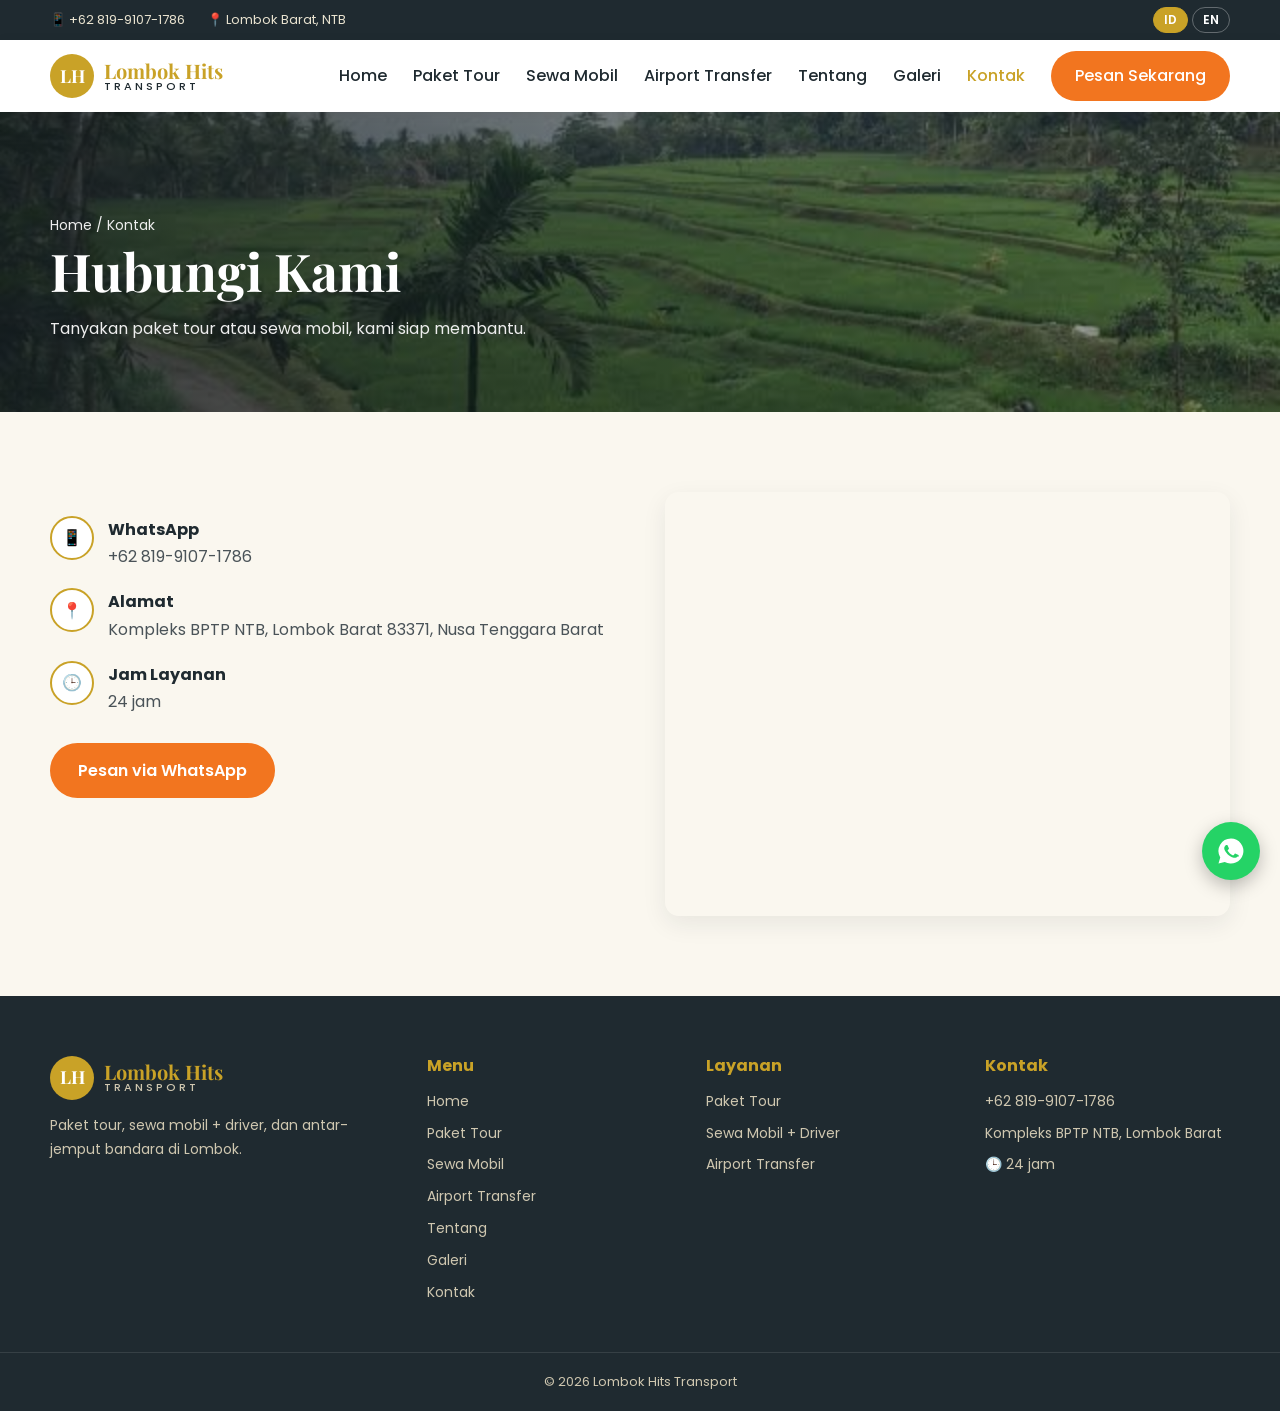
<file: kontak.html>
<!DOCTYPE html>
<html lang="id">
<head>
<meta charset="utf-8">
<meta name="viewport" content="width=device-width, initial-scale=1, viewport-fit=cover">
<title>Hubungi Kami | Lombok Hits Transport</title>
<meta name="description" content="Hubungi Lombok Hits Transport via WhatsApp +62 819-9107-1786. Layanan 24 jam, Lombok Barat, NTB.">
<link rel="preconnect" href="https://fonts.googleapis.com">
<link rel="preconnect" href="https://fonts.gstatic.com" crossorigin>
<link href="https://fonts.googleapis.com/css2?family=Playfair+Display:wght@600;700&family=Poppins:wght@400;500;600&display=swap" rel="stylesheet">
<link rel="stylesheet" href="css/style.css">
</head>
<body data-page="kontak">
<!-- Header & footer otomatis dari js/main.js (renderLayout) -->

<main>
  <section class="page-banner" style="background-image:url('img/tour/rice-terrace.jpg')">
    <div class="container">
      <p class="crumb"><a href="index.html" data-t="nav_home"></a> / <span data-t="nav_contact"></span></p>
      <h1 data-t="contact_title"></h1>
      <p data-t="contact_desc"></p>
    </div>
  </section>

  <!-- CONTACT -->
  <section class="section bg-soft">
    <div class="container contact">
      <div>
        <ul class="contact-list">
          <li><span>📱</span><div><b>WhatsApp</b><a class="wa-link" data-msg="msg_general" href="#">+62 819-9107-1786</a></div></li>
          <li><span>📍</span><div><b data-t="contact_addr"></b>Kompleks BPTP NTB, Lombok Barat 83371, Nusa Tenggara Barat</div></li>
          <li><span>🕒</span><div><b data-t="contact_hours"></b><span data-t="contact_hours_v"></span></div></li>
        </ul>
        <a href="#" class="btn btn-cta wa-link" data-msg="msg_general" data-t="btn_book_wa"></a>
      </div>
      <div class="map">
        <iframe title="Lokasi Lombok Hits Transport" loading="lazy" src="https://maps.google.com/maps?q=-8.59650356,116.21942883&z=15&output=embed"></iframe>
      </div>
    </div>
  </section>
</main>

<script src="js/data.js"></script>
<script src="js/main.js"></script>
</body>
</html>
</file>
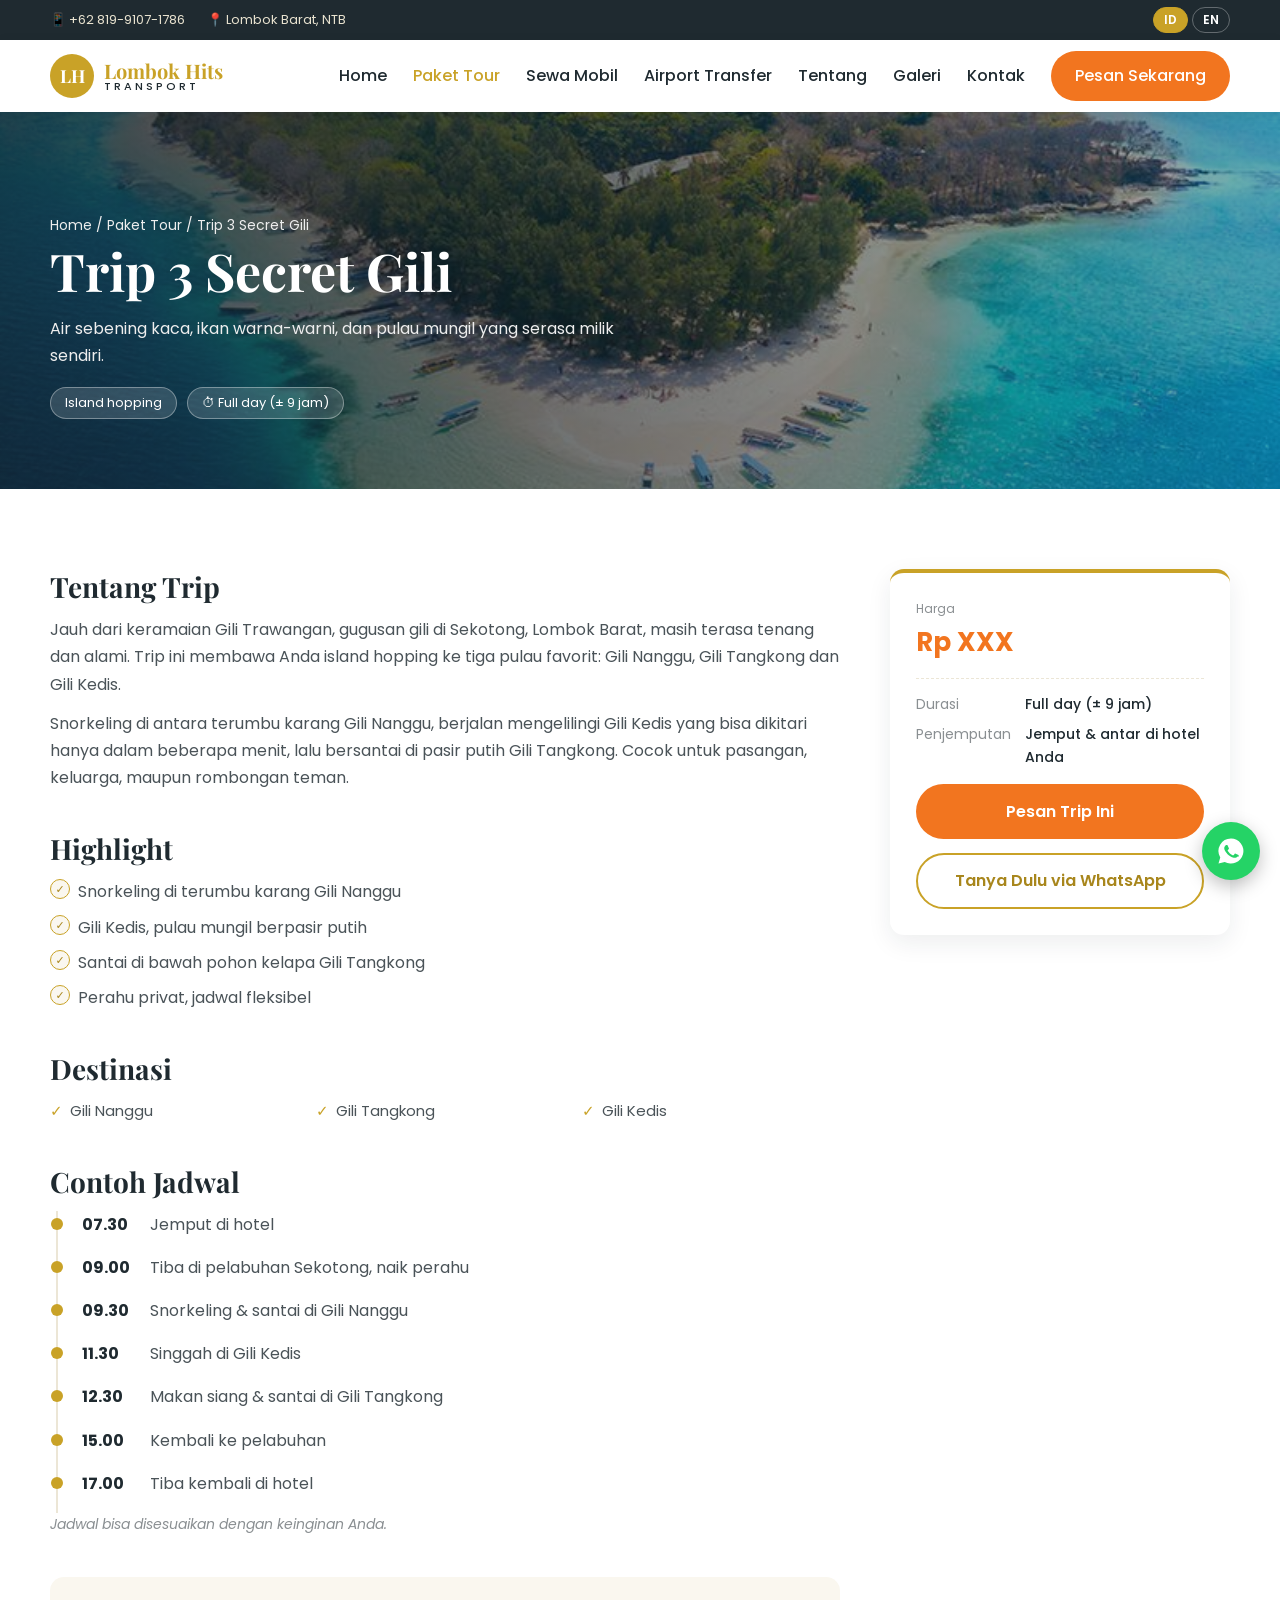
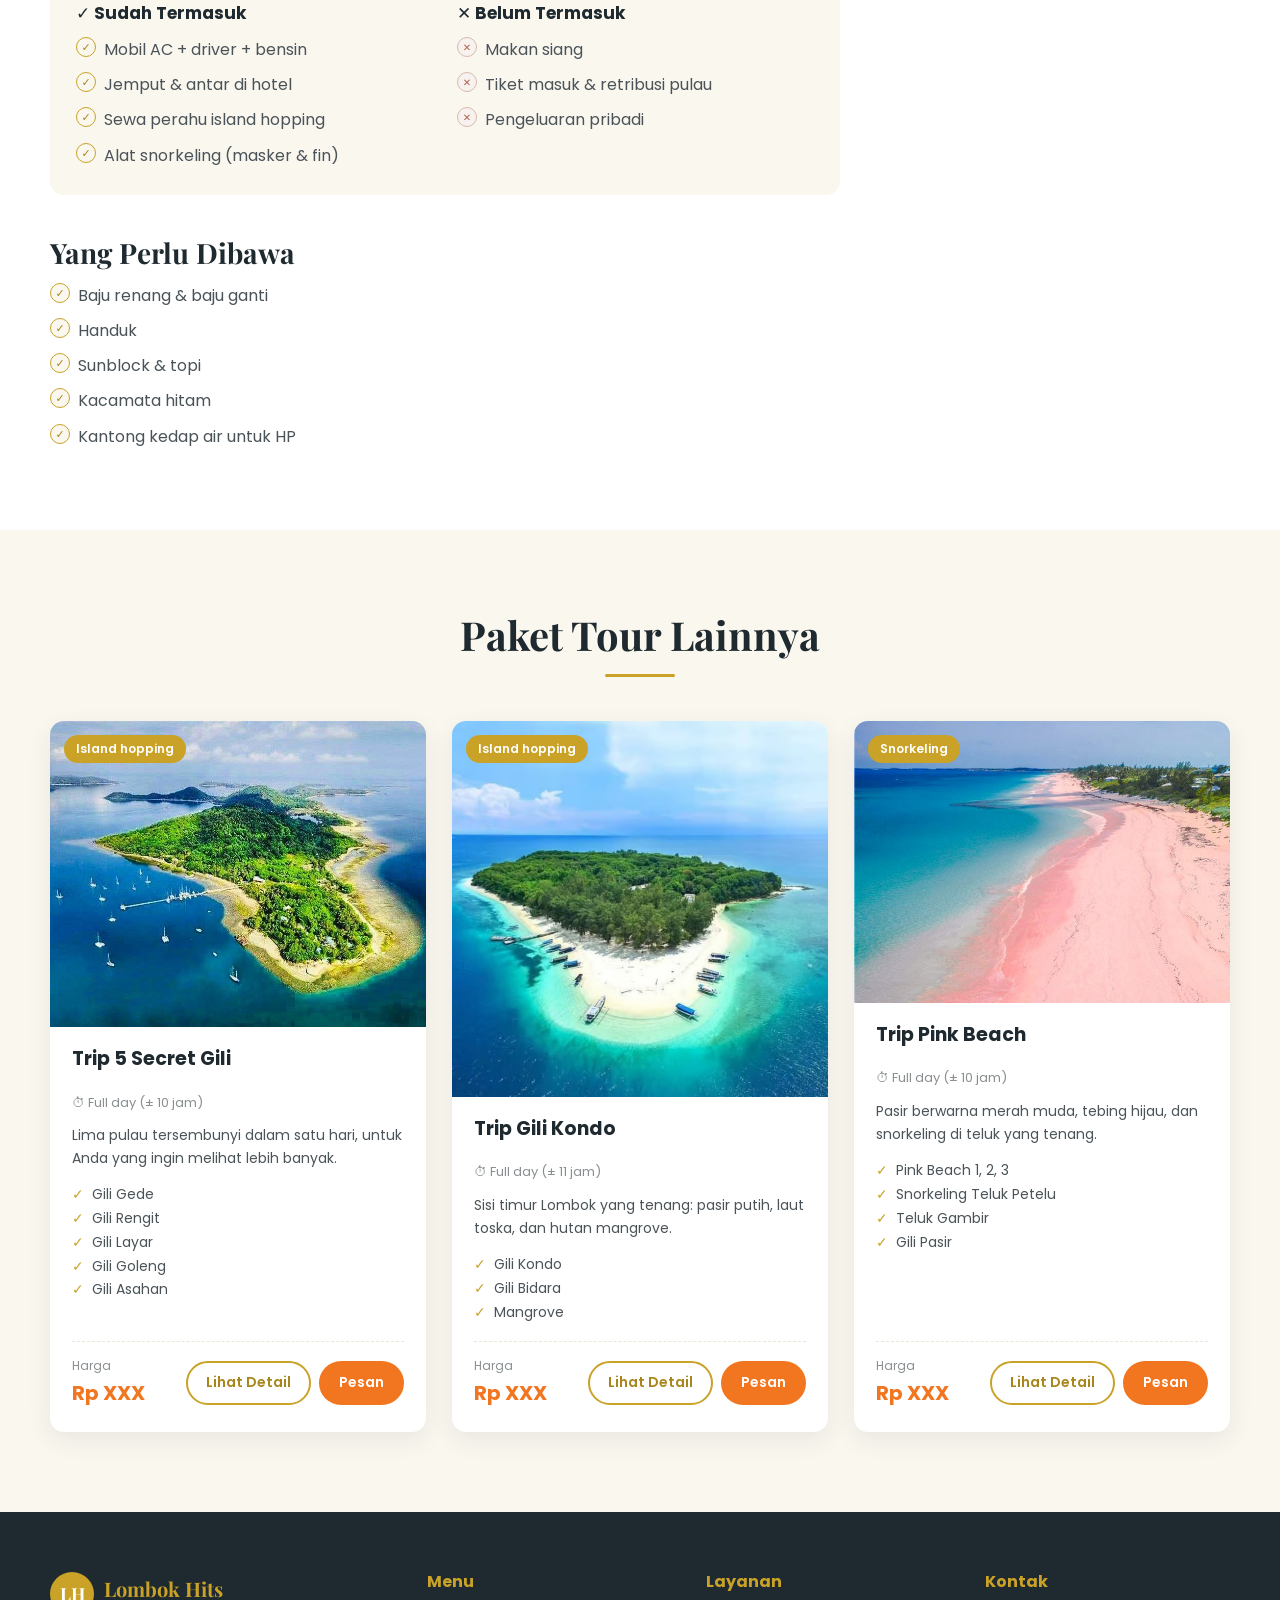
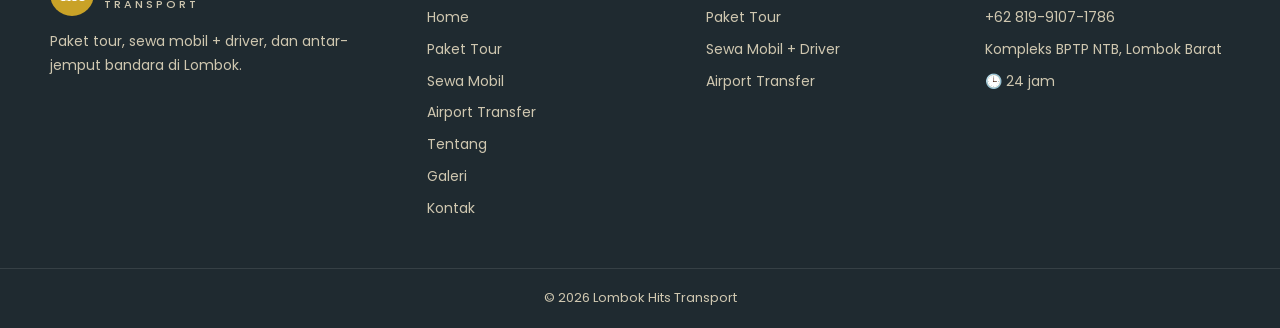
<file: paket.html>
<!DOCTYPE html>
<html lang="id">
<head>
<meta charset="utf-8">
<meta name="viewport" content="width=device-width, initial-scale=1, viewport-fit=cover">
<title>Detail Paket Tour | Lombok Hits Transport</title>
<meta name="description" content="Detail paket tour Lombok: highlight, contoh jadwal, fasilitas yang termasuk, dan cara pesan via WhatsApp.">
<link rel="preconnect" href="https://fonts.googleapis.com">
<link rel="preconnect" href="https://fonts.gstatic.com" crossorigin>
<link href="https://fonts.googleapis.com/css2?family=Playfair+Display:wght@600;700&family=Poppins:wght@400;500;600&display=swap" rel="stylesheet">
<link rel="stylesheet" href="css/style.css">
</head>
<body data-page="tour">
<!-- Header & footer otomatis dari js/main.js (renderLayout). Isi paket dari js/data.js (TOURS), dipilih lewat ?id= -->

<main>
  <section class="page-banner" id="td-banner">
    <div class="container">
      <p class="crumb"><a href="index.html" data-t="nav_home"></a> / <a href="tour.html" data-t="nav_tour"></a> / <span id="td-crumb"></span></p>
      <h1 id="td-name"></h1>
      <p id="td-tagline"></p>
      <div class="chips" id="td-chips"></div>
    </div>
  </section>

  <!-- DETAIL -->
  <section class="section">
    <div class="container td-layout" id="tour-detail"></div>
  </section>

  <!-- PAKET LAIN -->
  <section class="section bg-soft">
    <div class="container">
      <div class="section-head">
        <h2 data-t="td_other"></h2>
        <div class="line"></div>
      </div>
      <div class="card-grid" id="td-other"></div>
    </div>
  </section>
</main>

<script src="js/data.js"></script>
<script src="js/main.js"></script>
</body>
</html>
</file>
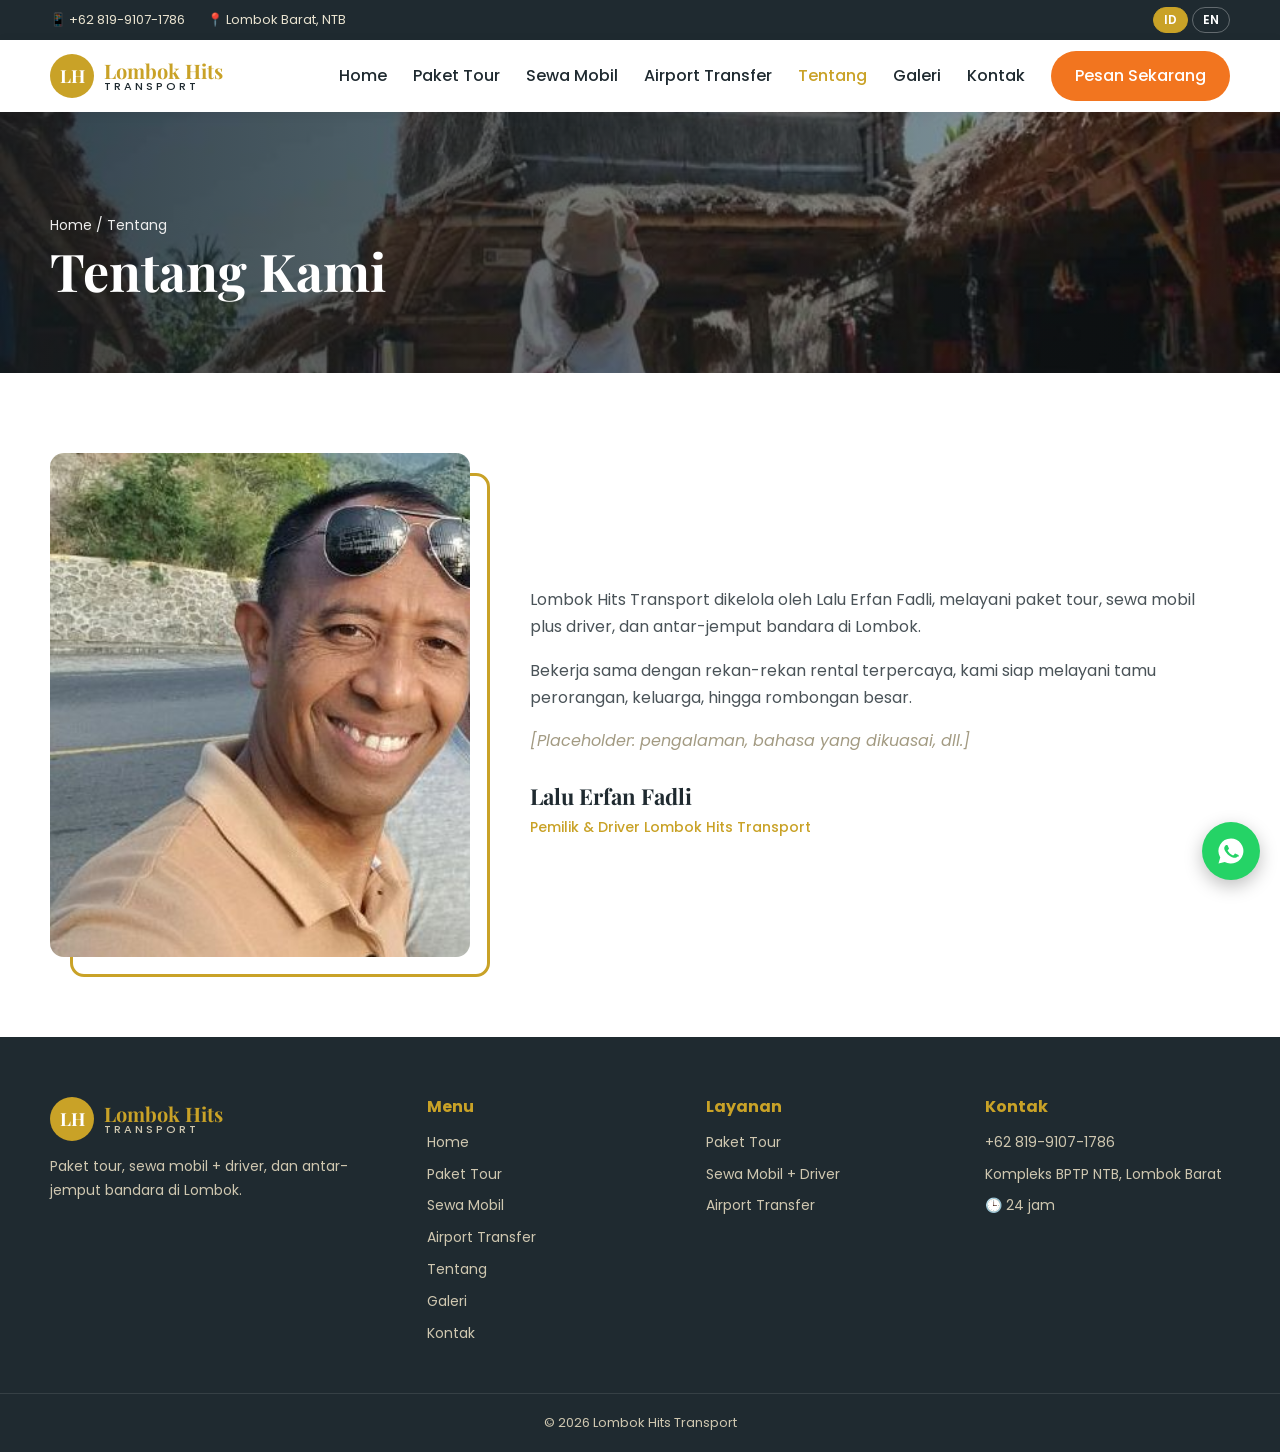
<file: tentang.html>
<!DOCTYPE html>
<html lang="id">
<head>
<meta charset="utf-8">
<meta name="viewport" content="width=device-width, initial-scale=1, viewport-fit=cover">
<title>Tentang Kami | Lombok Hits Transport</title>
<meta name="description" content="Lombok Hits Transport dikelola oleh Lalu Erfan Fadli: paket tour, sewa mobil plus driver, dan antar-jemput bandara di Lombok.">
<link rel="preconnect" href="https://fonts.googleapis.com">
<link rel="preconnect" href="https://fonts.gstatic.com" crossorigin>
<link href="https://fonts.googleapis.com/css2?family=Playfair+Display:wght@600;700&family=Poppins:wght@400;500;600&display=swap" rel="stylesheet">
<link rel="stylesheet" href="css/style.css">
</head>
<body data-page="tentang">
<!-- Header & footer otomatis dari js/main.js (renderLayout) -->

<main>
  <section class="page-banner" style="background-image:url('img/tour/sasak.jpg')">
    <div class="container">
      <p class="crumb"><a href="index.html" data-t="nav_home"></a> / <span data-t="nav_about"></span></p>
      <h1 data-t="about_title"></h1>
    </div>
  </section>

  <!-- ABOUT -->
  <section class="section">
    <div class="container about">
      <div class="about-img">
        <img src="img/driver.jpg" alt="Lalu Erfan Fadli">
      </div>
      <div class="about-text">
        <p data-t="about_p1"></p>
        <p data-t="about_p2"></p>
        <p class="placeholder-text" data-t="about_p3"></p>
        <div class="about-name">Lalu Erfan Fadli<small data-t="about_role"></small></div>
      </div>
    </div>
  </section>
</main>

<script src="js/data.js"></script>
<script src="js/main.js"></script>
</body>
</html>
</file>
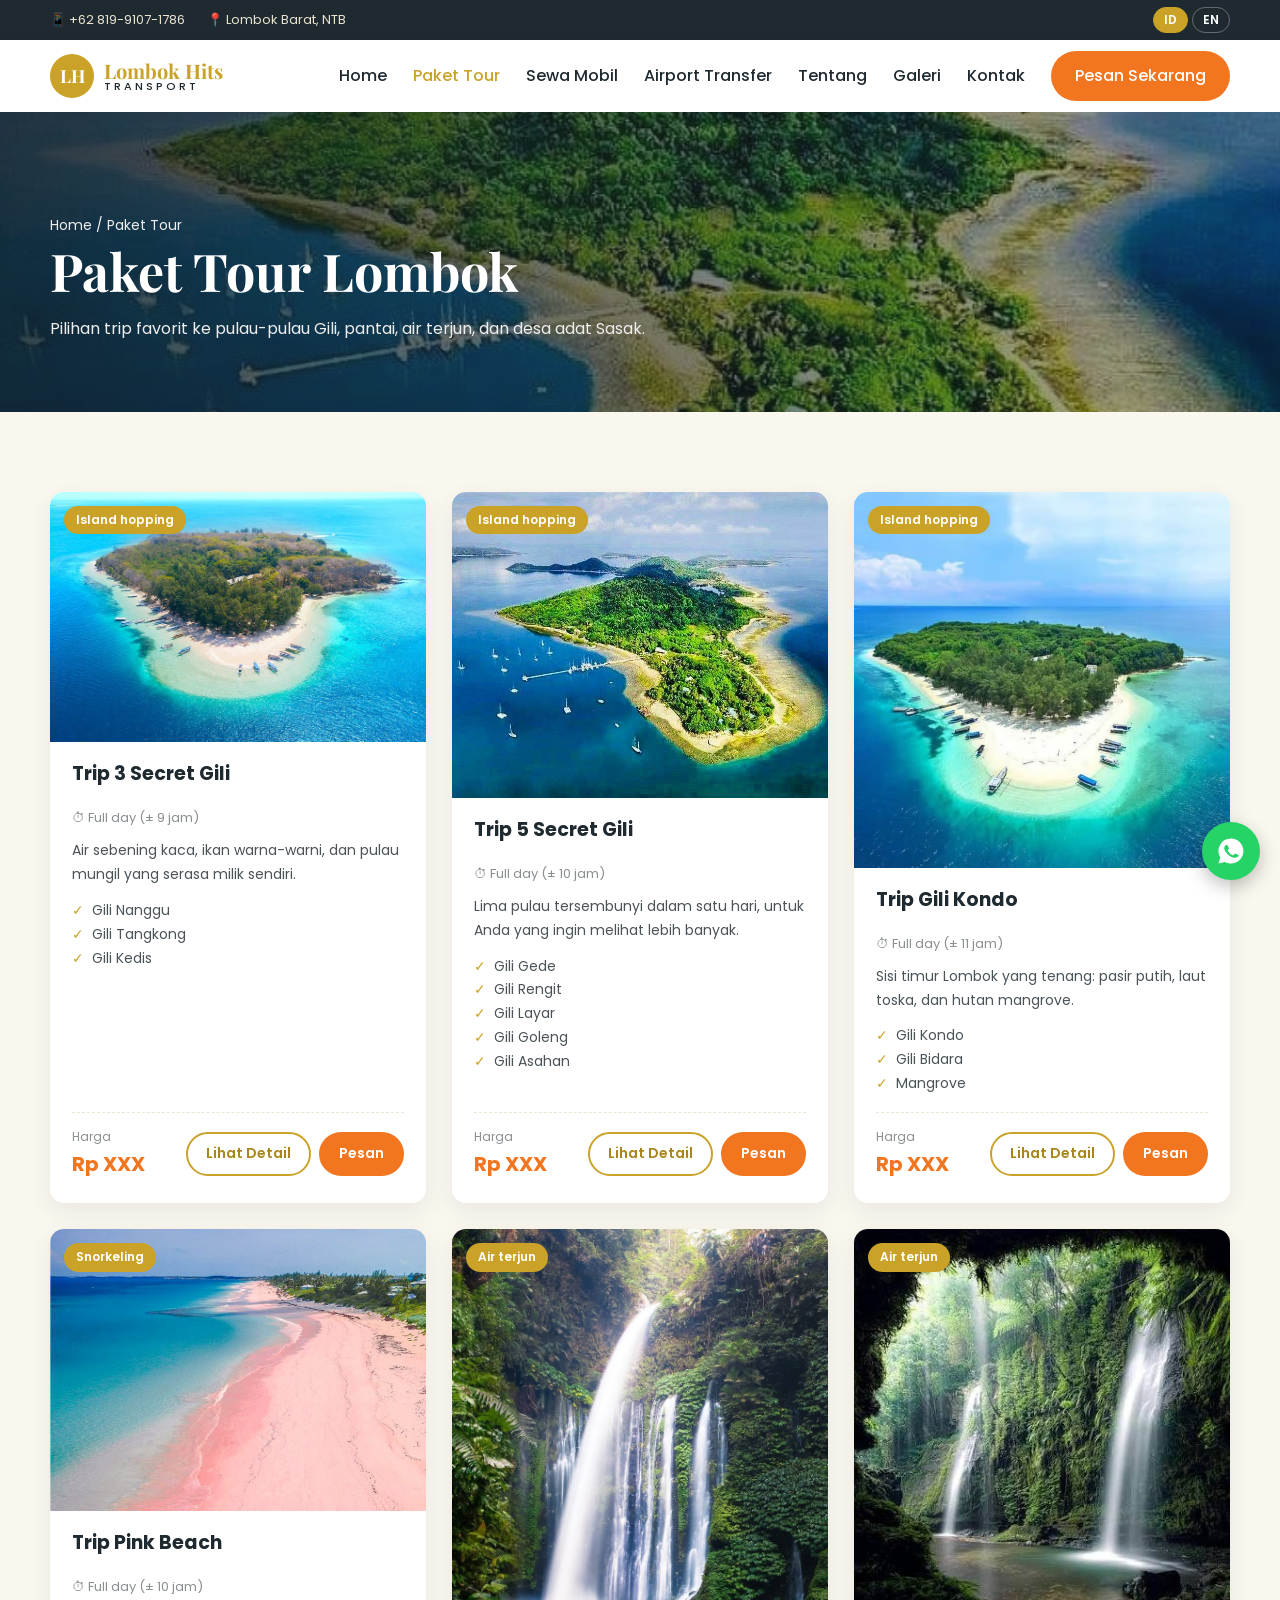
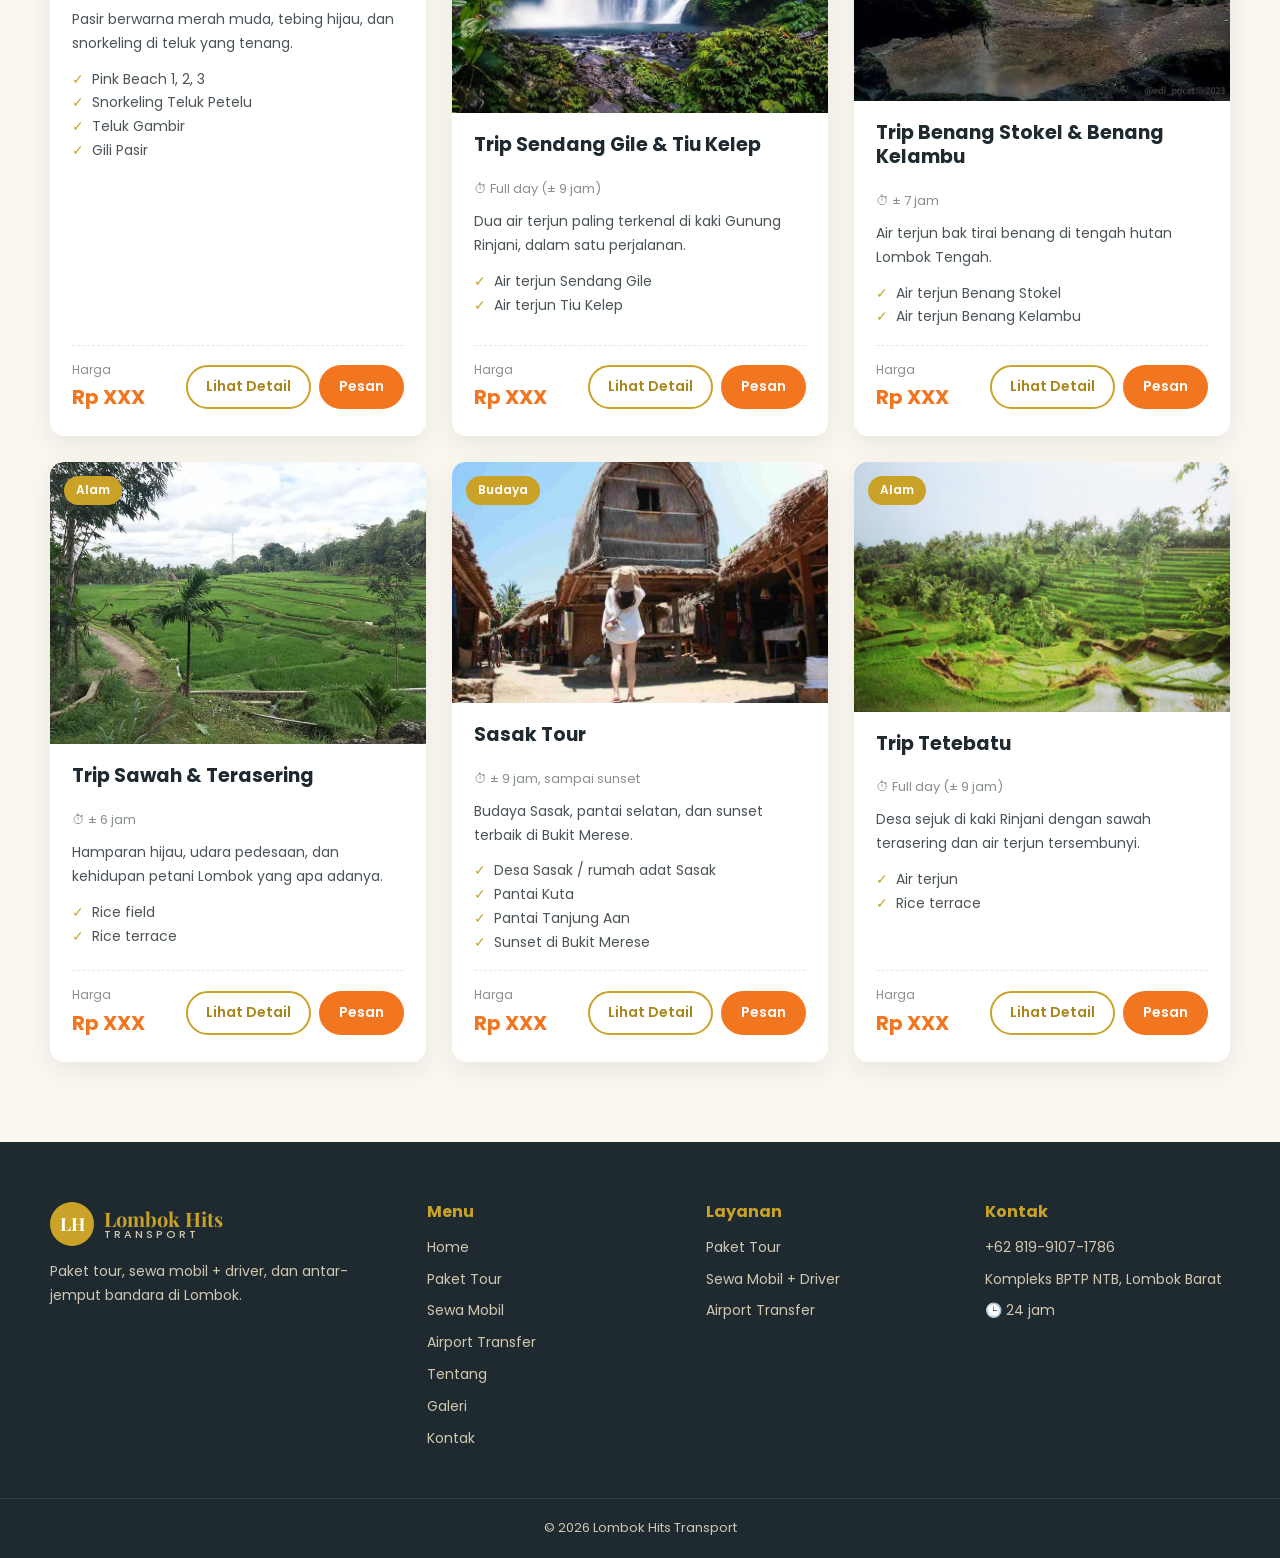
<file: tour.html>
<!DOCTYPE html>
<html lang="id">
<head>
<meta charset="utf-8">
<meta name="viewport" content="width=device-width, initial-scale=1, viewport-fit=cover">
<title>Paket Tour Lombok | Lombok Hits Transport</title>
<meta name="description" content="Paket tour Lombok: Secret Gili, Gili Kondo, Pink Beach, Sendang Gile & Tiu Kelep, Benang Stokel, Tetebatu dan Sasak tour.">
<link rel="preconnect" href="https://fonts.googleapis.com">
<link rel="preconnect" href="https://fonts.gstatic.com" crossorigin>
<link href="https://fonts.googleapis.com/css2?family=Playfair+Display:wght@600;700&family=Poppins:wght@400;500;600&display=swap" rel="stylesheet">
<link rel="stylesheet" href="css/style.css">
</head>
<body data-page="tour">
<!-- Header & footer otomatis dari js/main.js (renderLayout) -->

<main>
  <section class="page-banner" style="background-image:url('img/tour/5-gili.jpg')">
    <div class="container">
      <p class="crumb"><a href="index.html" data-t="nav_home"></a> / <span data-t="nav_tour"></span></p>
      <h1 data-t="tour_title"></h1>
      <p data-t="tour_desc"></p>
    </div>
  </section>

  <!-- TOURS -->
  <section class="section bg-soft">
    <div class="container">
      <div class="card-grid" id="tour-list"></div>
    </div>
  </section>
</main>

<script src="js/data.js"></script>
<script src="js/main.js"></script>
</body>
</html>
</file>
<file: css/style.css>
/* ===== Lombok Hits Transport — white + gold ===== */
:root{
  --gold:#C9A227; --gold-dark:#A8861C; --orange:#F2751F; --orange-dark:#D9620F;
  --dark:#1F2A30; --text:#4A5358; --soft:#FAF7EF; --white:#FFFFFF; --line:#ECE6D6;
  --serif:"Playfair Display", Georgia, serif;
  --sans:"Poppins", "Segoe UI", system-ui, sans-serif;
  --radius:14px; --shadow:0 8px 24px rgba(31,42,48,.08);
}
*,*::before,*::after{box-sizing:border-box}
html{scroll-behavior:smooth;scroll-padding-top:80px}
@media (prefers-reduced-motion:reduce){html{scroll-behavior:auto}*{transition:none!important}}
body{margin:0;font-family:var(--sans);color:var(--text);background:var(--white);line-height:1.7;font-size:16px}
img{max-width:100%;display:block}
a{color:inherit;text-decoration:none}
h1,h2,h3,h4{color:var(--dark);margin:0;line-height:1.25}
h2{font-family:var(--serif);font-size:clamp(28px,3.6vw,40px)}
:focus-visible{outline:3px solid var(--gold);outline-offset:3px}
.container{width:min(1180px,100% - 32px);margin-inline:auto}
.section{padding:80px 0}
.bg-soft{background:var(--soft)}

/* buttons */
.btn{display:inline-block;font-weight:600;padding:12px 26px;border-radius:50px;border:2px solid transparent;transition:.2s;cursor:pointer;text-align:center}
.btn-cta{background:var(--orange);color:#fff}
.btn-cta:hover{background:var(--orange-dark)}
.btn-gold{background:var(--gold);color:#fff}
.btn-gold:hover{background:var(--gold-dark)}
.btn-outline-light{border-color:#fff;color:#fff}
.btn-outline-light:hover{background:#fff;color:var(--dark)}
.btn-sm{padding:8px 18px;font-size:14px}

/* section head */
.section-head{text-align:center;max-width:680px;margin:0 auto 44px}
.section-head p{margin:14px 0 0}
.line{width:70px;height:3px;background:var(--gold);margin:14px auto 0;border-radius:3px}
.line.left{margin-left:0}

/* top bar */
.topbar{background:var(--dark);color:#e8e2cf;font-size:13px}
.topbar-in{display:flex;justify-content:space-between;align-items:center;height:40px}
.topbar-info{display:flex;gap:22px}
.lang{display:flex;gap:4px}
.lang button{background:none;border:1px solid rgba(255,255,255,.3);color:#fff;font:600 12px var(--sans);padding:3px 10px;border-radius:20px;cursor:pointer}
.lang button[aria-pressed="true"]{background:var(--gold);border-color:var(--gold)}

/* header */
.header{position:sticky;top:0;z-index:50;background:#fff;box-shadow:0 2px 12px rgba(0,0,0,.06)}
.header-in{display:flex;align-items:center;justify-content:space-between;height:72px}
.logo{display:flex;align-items:center;gap:10px}
.logo-mark{width:44px;height:44px;border-radius:50%;background:var(--gold);color:#fff;display:grid;place-items:center;font-family:var(--serif);font-weight:700;font-size:18px}
.logo-text{font-family:var(--serif);font-weight:700;font-size:20px;color:var(--gold);line-height:1.05}
.logo-text small{display:block;font-family:var(--sans);font-size:11px;letter-spacing:3px;color:var(--dark);font-weight:500;text-transform:uppercase}
.logo.light .logo-text small{color:#cfc7b0}
.nav{display:flex;align-items:center;gap:26px}
.nav a{font-weight:500;color:var(--dark);white-space:nowrap}
.nav a:not(.btn):hover{color:var(--gold)}
.nav .btn{color:#fff;padding:9px 22px}
.menu-btn{display:none;background:none;border:0;font-size:28px;color:var(--gold);cursor:pointer}
/* 7 menu + tombol butuh ± 1080px, di bawah itu pakai menu ☰ */
@media (max-width:1100px){
  .menu-btn{display:block}
  .nav{position:absolute;top:72px;left:0;right:0;background:#fff;flex-direction:column;gap:0;padding:8px 16px 18px;box-shadow:0 10px 20px rgba(0,0,0,.08);display:none}
  .nav.open{display:flex}
  .nav a{padding:12px 0;width:100%;border-bottom:1px solid var(--line)}
  .nav .btn{margin-top:12px;border:0}
}
@media (max-width:900px){.hide-sm{display:none}}

/* hero */
.hero{position:relative;height:min(88vh,720px);min-height:520px;color:#fff;overflow:hidden}
.slides,.slide{position:absolute;inset:0}
.slide{opacity:0;transition:opacity 1s ease;background-size:cover;background-position:center}
.slide.active{opacity:1}
.slide.ph{background:linear-gradient(135deg,#3b6d78,#8fb7a8 60%,#d9c48a)}
.slide .ph-label{position:absolute;right:20px;bottom:60px;font-size:13px;background:rgba(0,0,0,.35);padding:4px 12px;border-radius:20px}
.hero-overlay{position:absolute;inset:0;background:linear-gradient(90deg,rgba(20,28,32,.72),rgba(20,28,32,.25))}
.hero-content{position:relative;z-index:2;height:100%;display:flex;flex-direction:column;justify-content:center}
.hero-sub{color:var(--gold);font-weight:600;letter-spacing:2px;margin:0 0 10px;text-transform:uppercase;font-size:14px}
.hero h1{font-family:var(--serif);color:#fff;font-size:clamp(36px,5.5vw,64px);max-width:15ch}
.hero-desc{max-width:52ch;font-size:17px;margin:18px 0 30px;color:#eee}
.hero-btns{display:flex;gap:14px;flex-wrap:wrap}
.dots{position:absolute;z-index:3;bottom:24px;left:50%;transform:translateX(-50%);display:flex;gap:8px}
.dots button{width:11px;height:11px;border-radius:50%;border:0;background:rgba(255,255,255,.5);cursor:pointer;padding:0}
.dots button.active{background:var(--gold);width:28px;border-radius:6px}

/* why */
.why{padding:70px 0;overflow-x:clip} /* kartu yang masuk dari kanan tidak bikin halaman geser */
.why-grid{display:grid;grid-template-columns:repeat(4,1fr);gap:22px}
.why-item{text-align:center;padding:30px 20px;border:1px solid var(--line);border-radius:var(--radius);transition:.2s}
.why-item:hover{border-color:var(--gold);box-shadow:var(--shadow)}
/* masuk satu per satu dari kanan, kartu paling kanan duluan (class diatur oleh revealWhy di main.js) */
.why-grid.reveal .why-item{opacity:0}
.why-grid.reveal.in .why-item{animation:why-in .6s cubic-bezier(.2,.7,.3,1) both;animation-delay:calc(var(--i) * .18s)}
@keyframes why-in{from{opacity:0;transform:translateX(48px)}to{opacity:1;transform:none}}
@media (prefers-reduced-motion:reduce){.why-grid.reveal .why-item{opacity:1;animation:none}}
.why-icon{width:64px;height:64px;margin:0 auto 16px;border-radius:50%;background:var(--soft);display:grid;place-items:center;font-size:28px;border:2px solid var(--gold)}
.why-item h3{font-size:17px;margin-bottom:6px}
.why-item p{margin:0;font-size:14px}
@media (max-width:900px){.why-grid{grid-template-columns:repeat(2,1fr)}}
@media (max-width:520px){.why-grid{grid-template-columns:1fr}}

/* cards */
.card-grid{display:grid;grid-template-columns:repeat(auto-fill,minmax(300px,1fr));gap:26px}
.card{background:#fff;border-radius:var(--radius);overflow:hidden;box-shadow:var(--shadow);display:flex;flex-direction:column;transition:.2s}
.card:hover{transform:translateY(-4px)}
.card-img{position:relative;aspect-ratio:16/10;background:#e9e3d2}
.card-img img{width:100%;height:100%;object-fit:cover}
#fleet-list .card-img img{object-fit:contain;padding:14px 18px}
.ph-box{width:100%;height:100%;display:grid;place-items:center;text-align:center;padding:12px;color:var(--gold-dark);font-size:13px;font-weight:500;background:repeating-linear-gradient(135deg,#f3eddc 0 12px,#ebe3cc 12px 24px)}
.badge{position:absolute;top:14px;left:14px;background:var(--gold);color:#fff;font-size:12px;font-weight:600;padding:4px 12px;border-radius:20px}
.card-body{padding:20px 22px 22px;display:flex;flex-direction:column;flex:1}
.card-body h3{font-size:19px;margin-bottom:8px}
.card-meta{font-size:13px;color:#8a8f92;margin-bottom:10px}
.dest{list-style:none;padding:0;margin:0 0 16px;font-size:14px}
.dest li{padding-left:20px;position:relative}
.dest li::before{content:"✓";position:absolute;left:0;color:var(--gold);font-weight:700}
.card-foot{margin-top:auto;display:flex;justify-content:space-between;align-items:center;border-top:1px dashed var(--line);padding-top:14px;gap:10px}
.price small{display:block;font-size:12px;color:#8a8f92}
.price strong{font-size:20px;color:var(--orange)}

.cur{display:inline-flex;margin-top:18px;border:1px solid var(--line);border-radius:30px;padding:3px}
.cur button{border:0;background:none;font:600 13px var(--sans);padding:6px 18px;border-radius:30px;cursor:pointer;color:var(--dark)}
.cur button[aria-pressed="true"]{background:var(--gold);color:#fff}

/* airport */
.airport{background:linear-gradient(90deg,var(--gold),var(--gold-dark));color:#fff;padding:50px 0}
.airport h2{color:#fff}
.airport p{margin:8px 0 0;max-width:60ch}
.airport-in{display:flex;align-items:center;justify-content:space-between;gap:24px;flex-wrap:wrap}
.air-price strong{font-size:22px}

/* about */
.about{display:grid;grid-template-columns:420px 1fr;gap:60px;align-items:center}
.about-img{position:relative}
.about-img img{border-radius:var(--radius);width:100%;aspect-ratio:5/6;object-fit:cover;object-position:50% 30%;position:relative;z-index:1}
.about-img::after{content:"";position:absolute;inset:20px -20px -20px 20px;border:3px solid var(--gold);border-radius:var(--radius)}
.about-text p{margin:16px 0 0}
.placeholder-text{color:#a39b83;font-style:italic}
.about-name{margin-top:24px;font-family:var(--serif);font-size:22px;color:var(--dark);font-weight:700}
.about-name small{display:block;font-family:var(--sans);font-size:14px;color:var(--gold);font-weight:500}
@media (max-width:900px){.about{grid-template-columns:1fr;gap:44px}.about-img{max-width:360px}}
@media (max-width:520px){.about-img{margin-right:20px}} /* ruang untuk bingkai emas, cegah geser ke samping */

/* testimonials */
/* 1 baris berjalan kanan -> kiri; berhenti saat di-hover */
.testi-marquee{overflow:hidden;padding:8px 0 24px;-webkit-mask-image:linear-gradient(90deg,transparent,#000 6%,#000 94%,transparent);mask-image:linear-gradient(90deg,transparent,#000 6%,#000 94%,transparent)}
.testi-track{display:flex;width:max-content;animation:testi-run 45s linear infinite}
.testi-marquee:hover .testi-track,.testi-marquee:focus-within .testi-track{animation-play-state:paused}
@keyframes testi-run{from{transform:translateX(0)}to{transform:translateX(-50%)}}
@media (prefers-reduced-motion:reduce){.testi-marquee{overflow-x:auto;-webkit-mask-image:none;mask-image:none}.testi-track{animation:none}}
.testi{flex:0 0 320px;margin-right:24px;background:#fff;padding:26px;border-radius:var(--radius);box-shadow:var(--shadow)}
.stars{color:var(--gold);letter-spacing:2px}
.testi p{font-style:italic;margin:10px 0 16px}
.testi b{color:var(--dark)}
.testi small{display:block;color:#8a8f92}
.testi-score b{color:var(--dark)}
.testi-cta{text-align:center;margin-top:36px}
@media (max-width:520px){.testi{flex-basis:270px;margin-right:16px}}

/* gallery */
.gallery{display:grid;grid-template-columns:repeat(4,1fr);grid-auto-rows:190px;gap:14px}
.gallery > div{border-radius:10px;overflow:hidden}
.gallery > div:nth-child(1){grid-column:span 2;grid-row:span 2}
.gallery > div:last-child:nth-child(8){grid-column:span 2} /* 8 foto: isi baris terakhir penuh */
.gallery img{width:100%;height:100%;object-fit:cover}
@media (max-width:700px){.gallery{grid-template-columns:repeat(2,1fr);grid-auto-rows:140px}}

/* contact */
.contact{display:grid;grid-template-columns:1fr 1fr;gap:50px;align-items:start}
.contact-list{list-style:none;padding:0;margin:24px 0 28px;display:grid;gap:18px}
.contact-list li{display:flex;gap:14px}
.contact-list li > span{width:44px;height:44px;flex:none;border-radius:50%;background:#fff;border:2px solid var(--gold);display:grid;place-items:center}
.contact-list b{display:block;color:var(--dark)}
.map{border-radius:var(--radius);overflow:hidden;box-shadow:var(--shadow);aspect-ratio:4/3}
.map iframe{width:100%;height:100%;border:0}
@media (max-width:900px){.contact{grid-template-columns:1fr}}

/* footer */
.footer{background:var(--dark);color:#cfc7b0;padding:60px 0 0;font-size:14px}
.footer-grid{display:grid;grid-template-columns:1.4fr 1fr 1fr 1fr;gap:34px}
.footer h4{color:var(--gold);font-size:16px;margin-bottom:14px}
.footer-grid > div > a,.footer-grid > div > span{display:block;margin-bottom:8px}
.footer a:hover{color:var(--gold)}
.copyright{text-align:center;border-top:1px solid rgba(255,255,255,.1);margin-top:40px;padding:18px 0;font-size:13px}
@media (max-width:900px){.footer-grid{grid-template-columns:1fr 1fr}}
@media (max-width:520px){.footer-grid{grid-template-columns:1fr}}

/* WA float */
.wa-float{position:fixed;right:20px;bottom:20px;z-index:60;width:58px;height:58px;border-radius:50%;background:#25D366;display:grid;place-items:center;box-shadow:0 6px 18px rgba(0,0,0,.25)}
.wa-float svg{width:30px;height:30px}

/* page banner (halaman selain Home) */
.page-banner{position:relative;padding:90px 0 70px;color:#fff;background:var(--dark) center/cover no-repeat}
.page-banner::before{content:"";position:absolute;inset:0;background:linear-gradient(90deg,rgba(20,28,32,.8),rgba(20,28,32,.35))}
.page-banner .container{position:relative}
.page-banner h1{font-family:var(--serif);color:#fff;font-size:clamp(32px,4.5vw,52px)}
.page-banner p{margin:12px 0 0;max-width:60ch;color:#eee}
.crumb{font-size:14px;color:#e8e2cf;margin:0 0 10px}
.crumb a:hover{color:var(--gold)}
.nav a[aria-current="page"]:not(.btn){color:var(--gold)}

/* airport routes */
.route-grid{grid-template-columns:repeat(auto-fill,minmax(250px,1fr));gap:20px}
.route .card-body{padding:22px}
.route-from{margin:0 0 4px;font-size:12px;font-weight:600;letter-spacing:1px;color:var(--gold-dark);text-transform:uppercase}
.air-other{text-align:center;margin-top:40px}
.air-other p{margin:0 0 14px;font-size:18px;color:var(--dark);font-weight:500}

/* tour cards: tagline & 2 tombol */
a.card-img{display:block}
.card-body h3 a:hover{color:var(--gold-dark)}
.tagline{font-size:14px;margin:0 0 12px}
.card-btns{display:flex;gap:8px;flex-wrap:wrap;justify-content:flex-end}
.btn-line{border-color:var(--gold);color:var(--gold-dark);background:#fff}
.btn-line:hover{background:var(--gold);color:#fff}

/* tour detail */
.chips{display:flex;gap:10px;flex-wrap:wrap;margin-top:18px}
.chips span{background:rgba(255,255,255,.15);border:1px solid rgba(255,255,255,.35);padding:4px 14px;border-radius:20px;font-size:13px}
.td-layout{display:grid;grid-template-columns:1fr 340px;gap:50px;align-items:start}
.td-main > section + section{margin-top:40px}
.td-main h2{font-size:clamp(22px,2.6vw,28px);margin-bottom:12px}
.td-main p{margin:0 0 12px}
.check,.cross{list-style:none;padding:0;margin:0;display:grid;gap:8px}
.check li,.cross li{padding-left:28px;position:relative}
.check li::before{content:"✓";position:absolute;left:0;top:1px;width:20px;height:20px;border-radius:50%;background:var(--soft);border:1px solid var(--gold);color:var(--gold-dark);font-size:11px;font-weight:700;display:grid;place-items:center}
.cross li::before{content:"✕";position:absolute;left:0;top:1px;width:20px;height:20px;border-radius:50%;background:#f7f2f0;border:1px solid #d8b9ad;color:#b0624a;font-size:10px;font-weight:700;display:grid;place-items:center}
.dest-lg{display:grid;grid-template-columns:repeat(auto-fill,minmax(200px,1fr));gap:8px;font-size:15px;margin:0}
.timeline{list-style:none;padding:0;margin:0;border-left:2px solid var(--line);margin-left:6px}
.timeline li{position:relative;padding:0 0 16px 24px;display:flex;gap:16px}
.timeline li::before{content:"";position:absolute;left:-7px;top:7px;width:12px;height:12px;border-radius:50%;background:var(--gold)}
.timeline b{flex:none;width:52px;color:var(--dark)}
.note{font-size:14px;font-style:italic;color:#8a8f92}
.td-incl{display:grid;grid-template-columns:1fr 1fr;gap:24px;background:var(--soft);border-radius:var(--radius);padding:26px}
.td-incl h3{font-size:17px;margin-bottom:12px}
.td-side{position:sticky;top:96px}
.book-box{background:#fff;border-radius:var(--radius);box-shadow:var(--shadow);padding:26px;display:grid;gap:14px;border-top:4px solid var(--gold)}
.book-box .price strong{font-size:26px}
.book-box dl{margin:0;display:grid;grid-template-columns:auto 1fr;gap:6px 14px;font-size:14px;border-top:1px dashed var(--line);padding-top:14px}
.book-box dt{color:#8a8f92}
.book-box dd{margin:0;color:var(--dark);font-weight:500}
@media (max-width:900px){.td-layout{grid-template-columns:1fr}.td-side{position:static;order:-1}}
@media (max-width:560px){.td-incl{grid-template-columns:1fr}}
</file>
